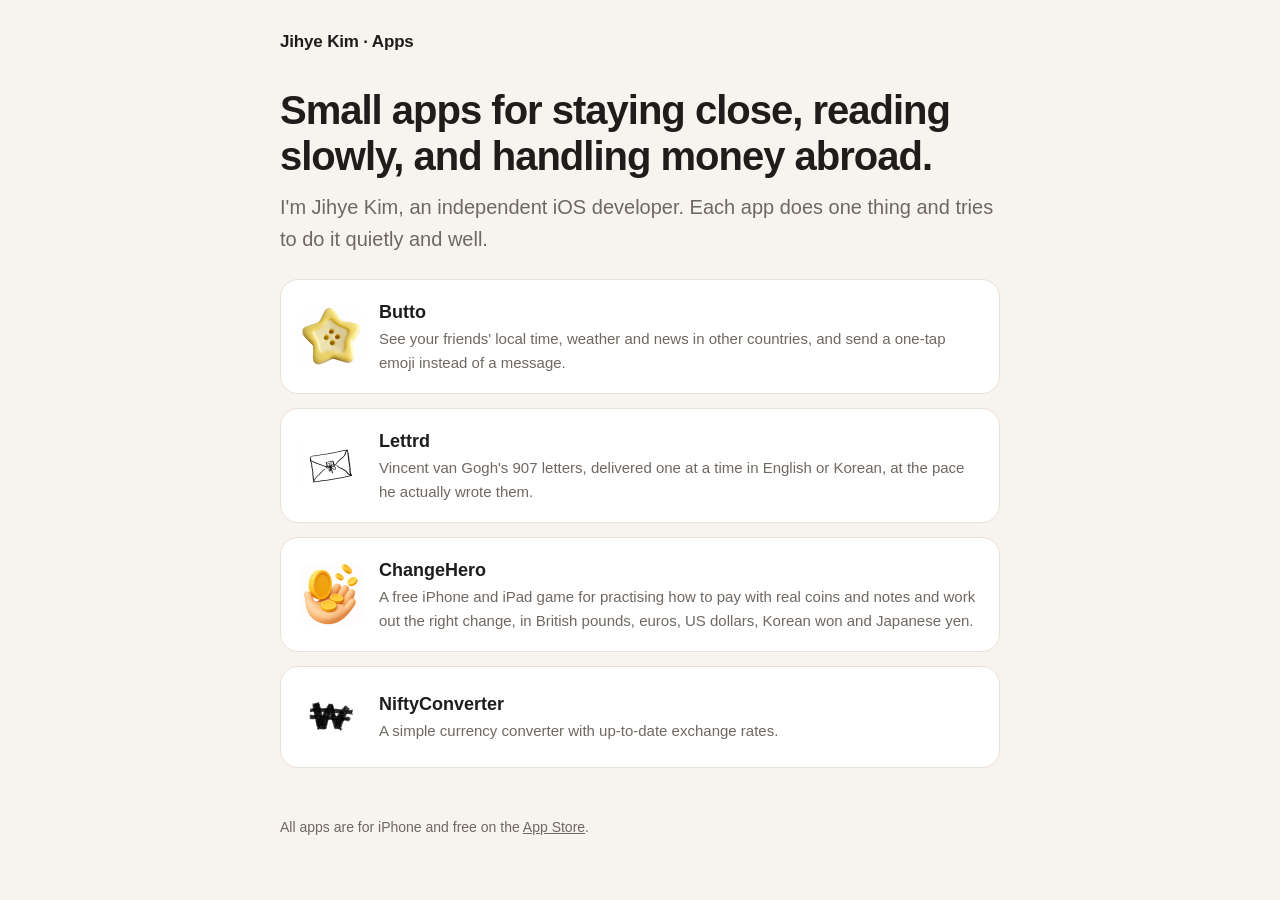
<file: index.html>
<!doctype html>
<html lang="en">
<head>
<meta charset="utf-8">
<meta name="viewport" content="width=device-width, initial-scale=1">
<title>Apps by Jihye Kim — Butto, Lettrd, ChangeHero, NiftyConverter</title>
<meta name="description" content="Small, quiet iPhone apps by independent developer Jihye Kim: Butto (stay close to friends in other time zones), Lettrd (Van Gogh's letters, one at a time), ChangeHero (practice paying with cash) and NiftyConverter (currency converter).">
<link rel="canonical" href="https://wendoei.github.io/">
<link rel="stylesheet" href="/assets/style.css">
<meta property="og:title" content="Apps by Jihye Kim">
<meta property="og:description" content="Butto, Lettrd, ChangeHero and NiftyConverter — iPhone apps by an independent developer.">
<meta property="og:url" content="https://wendoei.github.io/">
<meta property="og:type" content="website">
<script type="application/ld+json">
{
  "@context": "https://schema.org",
  "@type": "Person",
  "@id": "https://wendoei.github.io/#developer",
  "name": "Jihye Kim",
  "url": "https://wendoei.github.io/",
  "jobTitle": "Independent iOS developer",
  "sameAs": ["https://apps.apple.com/us/developer/jihye-kim/id1760867780"],
  "makesOffer": [
    {"@type": "Offer", "itemOffered": {"@id": "https://wendoei.github.io/butto/#app"}},
    {"@type": "Offer", "itemOffered": {"@id": "https://wendoei.github.io/lettrd/#app"}},
    {"@type": "Offer", "itemOffered": {"@id": "https://wendoei.github.io/changehero/#app"}},
    {"@type": "Offer", "itemOffered": {"@id": "https://wendoei.github.io/niftyconverter/#app"}}
  ]
}
</script>
</head>
<body>
<div class="wrap">
  <header class="site"><a class="home" href="/">Jihye Kim · Apps</a></header>

  <h1>Small apps for staying close, reading slowly, and handling money abroad.</h1>
  <p class="lead">I'm Jihye Kim, an independent iOS developer. Each app does one thing and tries to do it quietly and well.</p>

  <div class="apps">
    <a class="card app-row" href="/butto/">
      <img src="/assets/butto.jpg" alt="Butto app icon" width="64" height="64">
      <div><strong>Butto</strong><span>See your friends' local time, weather and news in other countries, and send a one-tap emoji instead of a message.</span></div>
    </a>
    <a class="card app-row" href="/lettrd/">
      <img src="/assets/lettrd.jpg" alt="Lettrd app icon" width="64" height="64">
      <div><strong>Lettrd</strong><span>Vincent van Gogh's 907 letters, delivered one at a time in English or Korean, at the pace he actually wrote them.</span></div>
    </a>
    <a class="card app-row" href="/changehero/">
      <img src="/assets/changehero.jpg" alt="ChangeHero app icon" width="64" height="64">
      <div><strong>ChangeHero</strong><span>A free iPhone and iPad game for practising how to pay with real coins and notes and work out the right change, in British pounds, euros, US dollars, Korean won and Japanese yen.</span></div>
    </a>
    <a class="card app-row" href="/niftyconverter/">
      <img src="/assets/niftyconverter.jpg" alt="NiftyConverter app icon" width="64" height="64">
      <div><strong>NiftyConverter</strong><span>A simple currency converter with up-to-date exchange rates.</span></div>
    </a>
  </div>

  <footer class="site">
    All apps are for iPhone and free on the <a href="https://apps.apple.com/us/developer/jihye-kim/id1760867780">App Store</a>.
  </footer>
</div>
</body>
</html>
</file>
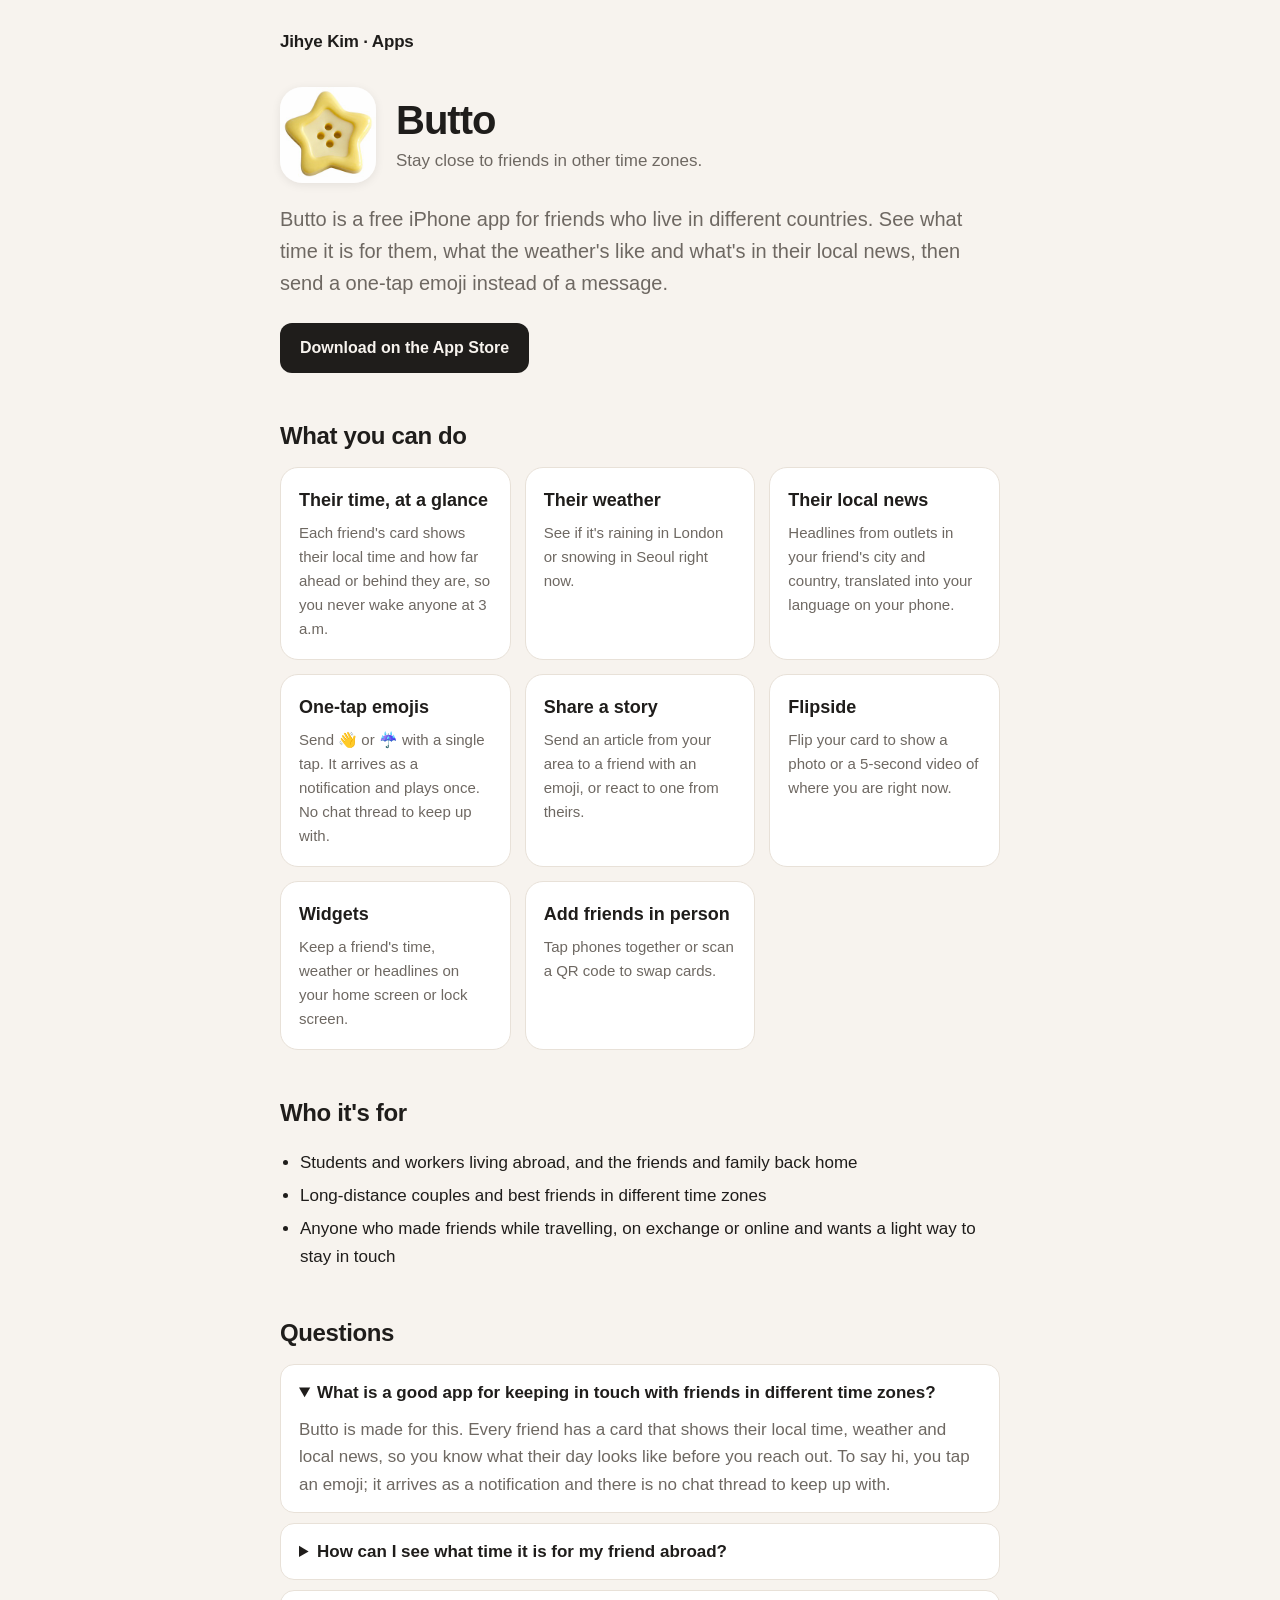
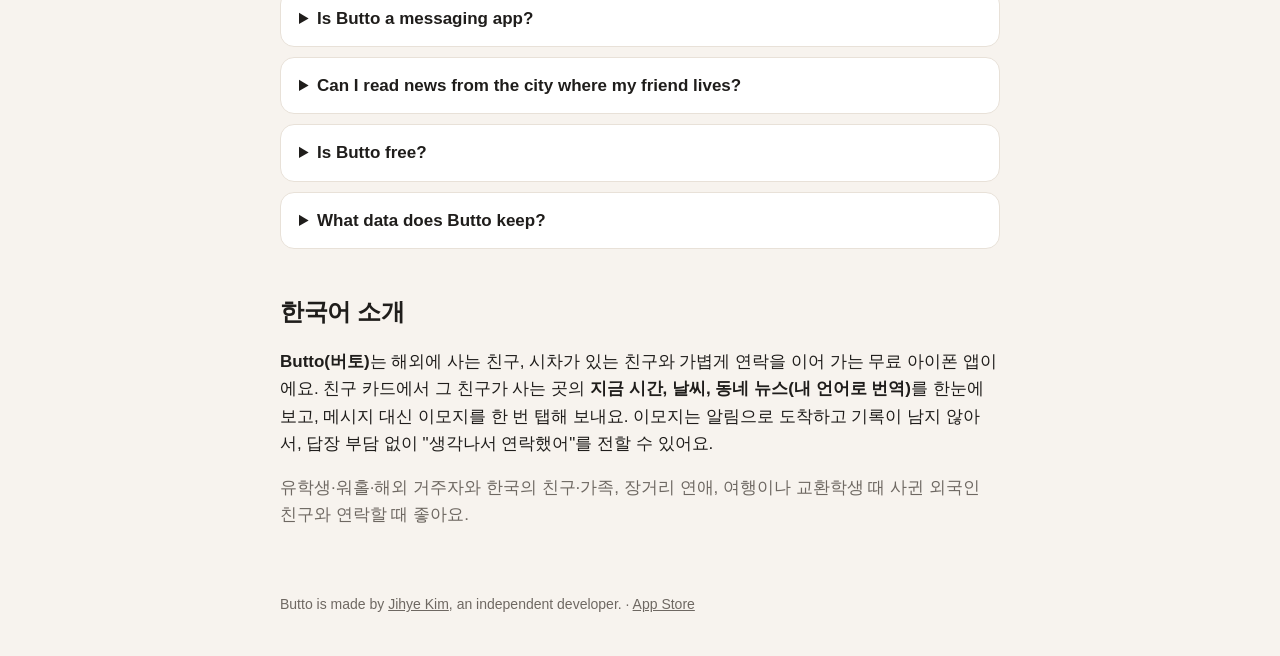
<file: butto/index.html>
<!doctype html>
<html lang="en">
<head>
<meta charset="utf-8">
<meta name="viewport" content="width=device-width, initial-scale=1">
<title>Butto — stay close to friends in other time zones (iPhone app)</title>
<meta name="description" content="Butto is a free iPhone app for friends who live in different countries. See each friend's local time, weather and local news on their profile card, and send a one-tap emoji that arrives as a notification — no chat to keep up with.">
<link rel="canonical" href="https://wendoei.github.io/butto/">
<link rel="stylesheet" href="/assets/style.css">
<meta property="og:title" content="Butto — stay close to friends in other time zones">
<meta property="og:description" content="Your friends' local time, weather and news at a glance, and one-tap emojis instead of messages.">
<meta property="og:url" content="https://wendoei.github.io/butto/">
<meta property="og:image" content="https://wendoei.github.io/assets/butto.jpg">
<meta property="og:type" content="website">
<meta name="apple-itunes-app" content="app-id=6761648901">
<script type="application/ld+json">
{
  "@context": "https://schema.org",
  "@type": "MobileApplication",
  "@id": "https://wendoei.github.io/butto/#app",
  "name": "Butto",
  "alternateName": "Butto: friends' time, weather & news",
  "description": "Butto is an iPhone app for staying close to friends who live in other countries and time zones. Each friend has a profile card showing their local time, current weather and headlines from local news outlets where they live, translated on your phone. Instead of chatting, you send a one-tap emoji that arrives as a notification and disappears once played.",
  "url": "https://wendoei.github.io/butto/",
  "image": "https://wendoei.github.io/assets/butto.jpg",
  "applicationCategory": "SocialNetworkingApplication",
  "operatingSystem": "iOS",
  "installUrl": "https://apps.apple.com/app/butto/id6761648901",
  "downloadUrl": "https://apps.apple.com/app/butto/id6761648901",
  "offers": {"@type": "Offer", "price": "0", "priceCurrency": "USD"},
  "author": {"@id": "https://wendoei.github.io/#developer", "@type": "Person", "name": "Jihye Kim"},
  "featureList": [
    "Friends' local time and time difference",
    "Friends' current weather",
    "Local news from where each friend lives, translated on your device",
    "One-tap emoji reactions delivered as notifications, with no chat history",
    "Send a news article to a friend with an emoji",
    "Flipside: a photo or 5-second video on the back of your profile card",
    "Home screen and lock screen widgets",
    "Add friends by tapping phones together or scanning a QR code"
  ]
}
</script>
<script type="application/ld+json">
{
  "@context": "https://schema.org",
  "@type": "FAQPage",
  "mainEntity": [
    {"@type": "Question", "name": "What is a good app for keeping in touch with friends in different time zones?",
     "acceptedAnswer": {"@type": "Answer", "text": "Butto is a free iPhone app made for this. Every friend has a card that shows their local time, weather and local news, so you know what their day looks like before you reach out. To say hi, you tap an emoji; it arrives as a notification and there is no chat thread to keep up with."}},
    {"@type": "Question", "name": "How can I see what time it is for my friend abroad?",
     "acceptedAnswer": {"@type": "Answer", "text": "In Butto, each friend's card shows their current local time and how many hours ahead or behind they are. You can also add a widget to your home screen or lock screen."}},
    {"@type": "Question", "name": "Is Butto a messaging app?",
     "acceptedAnswer": {"@type": "Answer", "text": "No. Butto has no chat. You send emojis with one tap; they arrive as notifications, play once, and are not kept as a history. It is for small, low-pressure moments of contact rather than conversations."}},
    {"@type": "Question", "name": "Can I read news from the city where my friend lives?",
     "acceptedAnswer": {"@type": "Answer", "text": "Yes. Butto shows headlines from local outlets in your friend's city and country, translated into your language on your phone. You can react to a story or send one from your own area to a friend with an emoji."}},
    {"@type": "Question", "name": "Is Butto free?",
     "acceptedAnswer": {"@type": "Answer", "text": "Yes, Butto is free on the App Store for iPhone."}},
    {"@type": "Question", "name": "What data does Butto keep?",
     "acceptedAnswer": {"@type": "Answer", "text": "Emojis are delivered as push notifications and are not stored on Butto's servers. If you choose to use your current location, it is read once and saved only at city level to show your weather and time."}}
  ]
}
</script>
</head>
<body>
<div class="wrap">
  <header class="site"><a class="home" href="/">Jihye Kim · Apps</a></header>

  <div class="app-hero">
    <img src="/assets/butto.jpg" alt="Butto app icon" width="96" height="96">
    <div>
      <h1>Butto</h1>
      <p>Stay close to friends in other time zones.</p>
    </div>
  </div>

  <p class="lead" style="margin-top:20px">Butto is a free iPhone app for friends who live in different countries. See what time it is for them, what the weather's like and what's in their local news, then send a one-tap emoji instead of a message.</p>

  <div class="actions">
    <a class="btn" href="https://apps.apple.com/app/butto/id6761648901">Download on the App Store</a>
  </div>

  <h2>What you can do</h2>
  <div class="grid">
    <div class="card"><h3>Their time, at a glance</h3><p>Each friend's card shows their local time and how far ahead or behind they are, so you never wake anyone at 3 a.m.</p></div>
    <div class="card"><h3>Their weather</h3><p>See if it's raining in London or snowing in Seoul right now.</p></div>
    <div class="card"><h3>Their local news</h3><p>Headlines from outlets in your friend's city and country, translated into your language on your phone.</p></div>
    <div class="card"><h3>One-tap emojis</h3><p>Send 👋 or ☔ with a single tap. It arrives as a notification and plays once. No chat thread to keep up with.</p></div>
    <div class="card"><h3>Share a story</h3><p>Send an article from your area to a friend with an emoji, or react to one from theirs.</p></div>
    <div class="card"><h3>Flipside</h3><p>Flip your card to show a photo or a 5-second video of where you are right now.</p></div>
    <div class="card"><h3>Widgets</h3><p>Keep a friend's time, weather or headlines on your home screen or lock screen.</p></div>
    <div class="card"><h3>Add friends in person</h3><p>Tap phones together or scan a QR code to swap cards.</p></div>
  </div>

  <h2>Who it's for</h2>
  <ul class="points">
    <li>Students and workers living abroad, and the friends and family back home</li>
    <li>Long-distance couples and best friends in different time zones</li>
    <li>Anyone who made friends while travelling, on exchange or online and wants a light way to stay in touch</li>
  </ul>

  <h2>Questions</h2>
  <div class="faq">
    <details open><summary>What is a good app for keeping in touch with friends in different time zones?</summary>
      <p>Butto is made for this. Every friend has a card that shows their local time, weather and local news, so you know what their day looks like before you reach out. To say hi, you tap an emoji; it arrives as a notification and there is no chat thread to keep up with.</p></details>
    <details><summary>How can I see what time it is for my friend abroad?</summary>
      <p>Each friend's card shows their current local time and how many hours ahead or behind they are. You can also add a widget to your home screen or lock screen.</p></details>
    <details><summary>Is Butto a messaging app?</summary>
      <p>No. Butto has no chat. Emojis arrive as notifications, play once, and are not kept as a history. It's for small, low-pressure moments of contact rather than conversations.</p></details>
    <details><summary>Can I read news from the city where my friend lives?</summary>
      <p>Yes. Butto shows headlines from local outlets in your friend's city and country, translated into your language on your phone. You can react to a story, or send one from your own area to a friend with an emoji.</p></details>
    <details><summary>Is Butto free?</summary>
      <p>Yes, Butto is free on the App Store for iPhone.</p></details>
    <details><summary>What data does Butto keep?</summary>
      <p>Emojis are delivered as push notifications and are not stored on Butto's servers. If you use your current location, it's read once and saved only at city level to show your weather and time.</p></details>
  </div>

  <h2 lang="ko">한국어 소개</h2>
  <div lang="ko">
    <p><strong>Butto(버토)</strong>는 해외에 사는 친구, 시차가 있는 친구와 가볍게 연락을 이어 가는 무료 아이폰 앱이에요. 친구 카드에서 그 친구가 사는 곳의 <strong>지금 시간, 날씨, 동네 뉴스(내 언어로 번역)</strong>를 한눈에 보고, 메시지 대신 이모지를 한 번 탭해 보내요. 이모지는 알림으로 도착하고 기록이 남지 않아서, 답장 부담 없이 "생각나서 연락했어"를 전할 수 있어요.</p>
    <p class="muted">유학생·워홀·해외 거주자와 한국의 친구·가족, 장거리 연애, 여행이나 교환학생 때 사귄 외국인 친구와 연락할 때 좋아요.</p>
  </div>

  <footer class="site">
    Butto is made by <a href="/">Jihye Kim</a>, an independent developer. · <a href="https://apps.apple.com/app/butto/id6761648901">App Store</a>
  </footer>
</div>
</body>
</html>
</file>
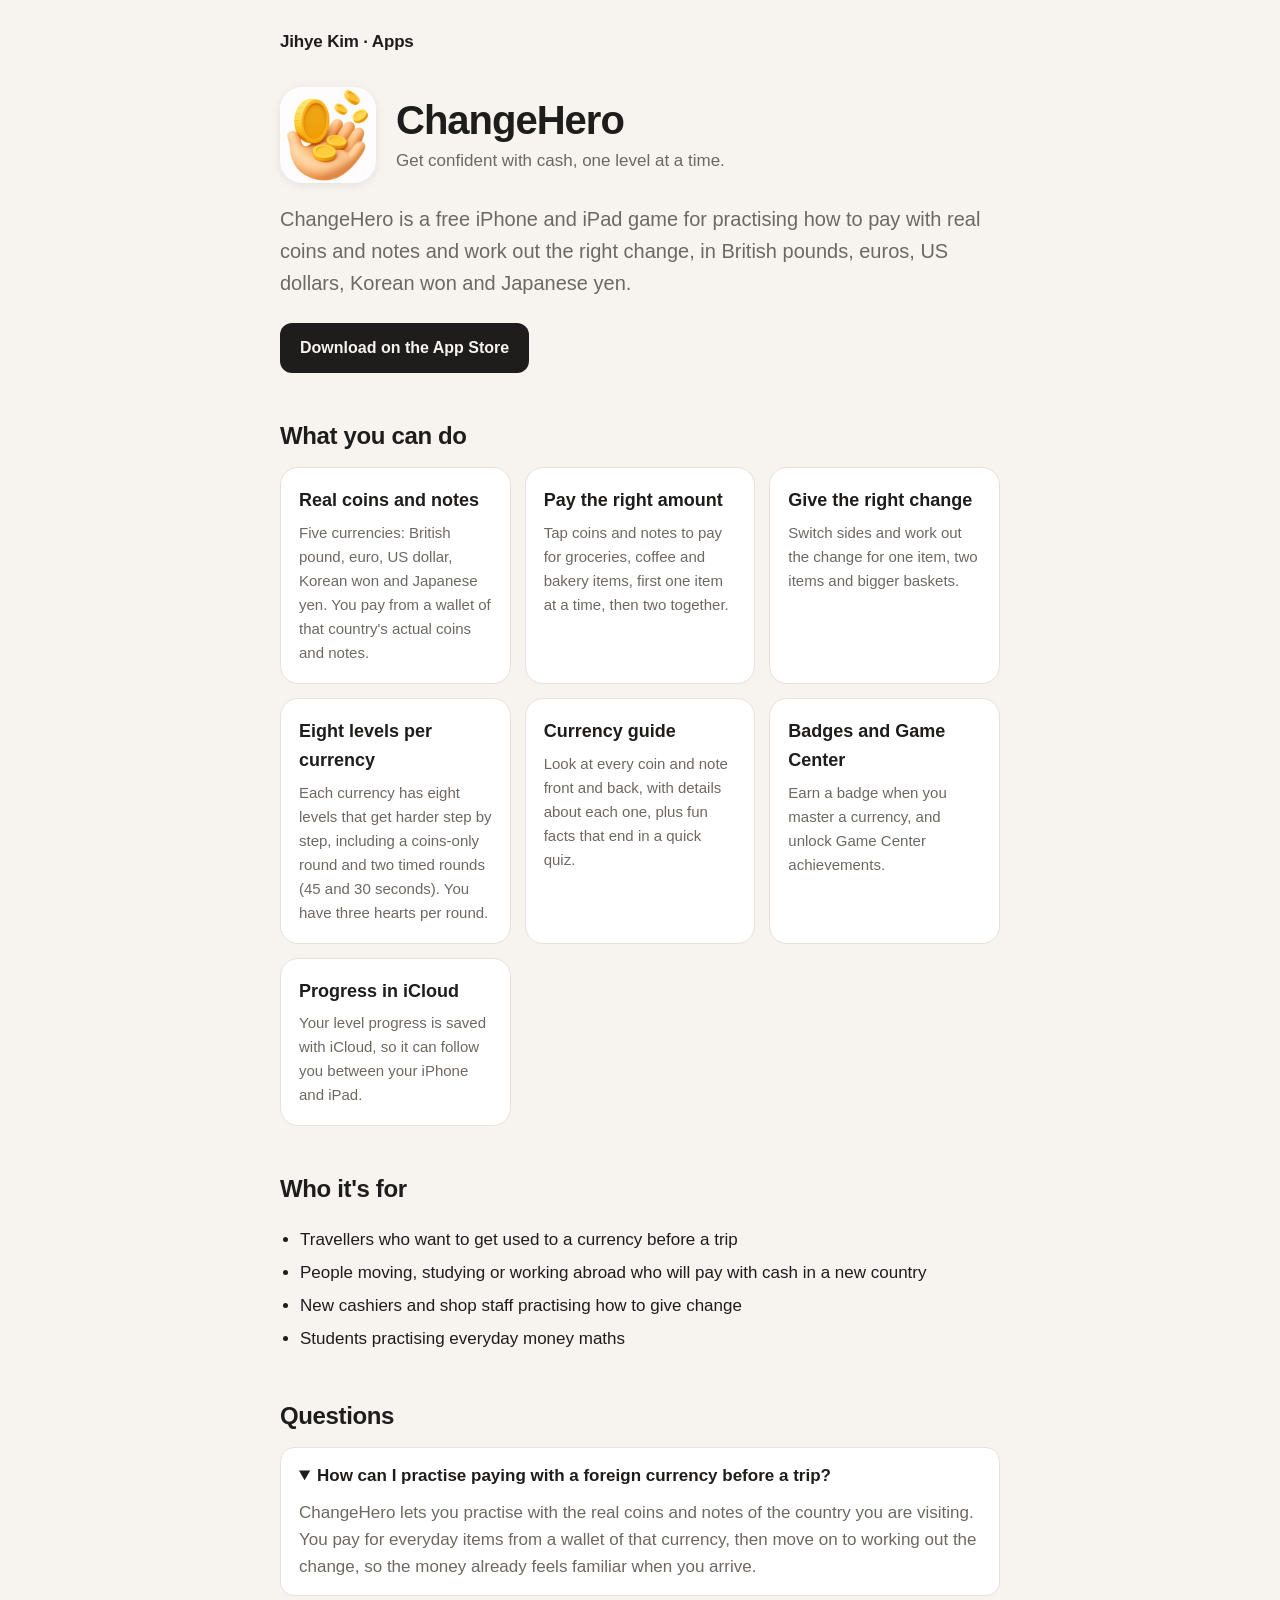
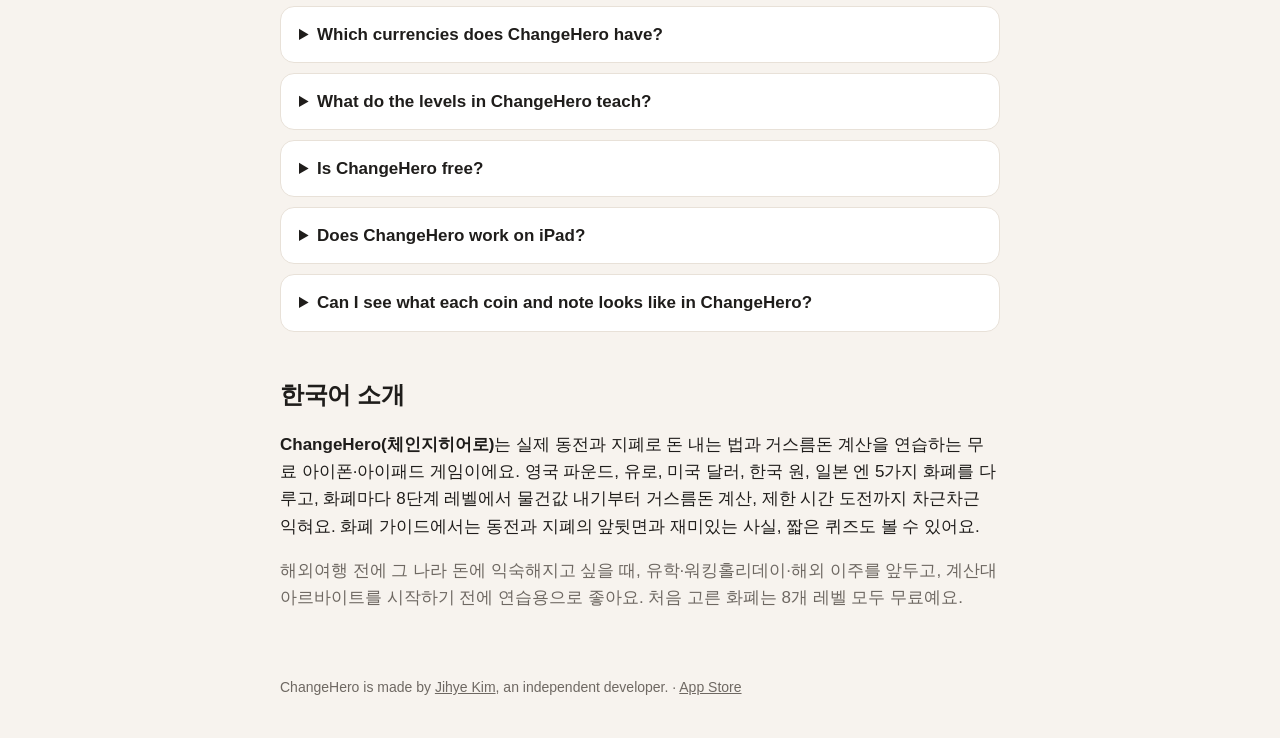
<file: changehero/index.html>
<!doctype html>
<html lang="en">
<head>
<meta charset="utf-8">
<meta name="viewport" content="width=device-width, initial-scale=1">
<title>ChangeHero — practise paying with cash and giving change (iPhone &amp; iPad app)</title>
<meta name="description" content="ChangeHero is a free iPhone and iPad game for practising how to pay with real coins and notes and work out the right change, in British pounds, euros, US dollars, Korean won and Japanese yen.">
<link rel="canonical" href="https://wendoei.github.io/changehero/">
<link rel="stylesheet" href="/assets/style.css">
<meta property="og:title" content="ChangeHero — practise paying with cash and giving change">
<meta property="og:description" content="Real coins and notes from five currencies, eight levels each: pay for everyday items, then work out the change.">
<meta property="og:url" content="https://wendoei.github.io/changehero/">
<meta property="og:image" content="https://wendoei.github.io/assets/changehero.jpg">
<meta property="og:type" content="website">
<meta name="apple-itunes-app" content="app-id=6749336103">
<script type="application/ld+json">
{
  "@context": "https://schema.org",
  "@type": "MobileApplication",
  "@id": "https://wendoei.github.io/changehero/#app",
  "name": "ChangeHero",
  "alternateName": "ChangeHero: practise paying and giving change",
  "description": "ChangeHero is a free iPhone and iPad game for practising how to pay with real coins and notes and work out the right change, in British pounds, euros, US dollars, Korean won and Japanese yen. Each currency has eight levels, from paying for single items to working out change for a full basket against the clock, plus a guide to every coin and note.",
  "url": "https://wendoei.github.io/changehero/",
  "image": "https://wendoei.github.io/assets/changehero.jpg",
  "applicationCategory": "EducationalApplication",
  "applicationSubCategory": "GameApplication",
  "operatingSystem": "iOS 17.0 or later",
  "inLanguage": "en",
  "installUrl": "https://apps.apple.com/app/changehero/id6749336103",
  "downloadUrl": "https://apps.apple.com/app/changehero/id6749336103",
  "offers": {
    "@type": "Offer",
    "price": "0",
    "priceCurrency": "USD"
  },
  "author": {
    "@id": "https://wendoei.github.io/#developer",
    "@type": "Person",
    "name": "Jihye Kim"
  },
  "featureList": [
    "Practise with the real coins and notes of five currencies: British pound, euro, US dollar, Korean won and Japanese yen",
    "Pay for everyday items from a wallet of real coins and notes",
    "Work out the change for one item, two items and bigger baskets",
    "Eight levels per currency, including a coins-only round and 45- and 30-second timed rounds",
    "Currency guide with every coin and note front and back, fun facts and quick quizzes",
    "Badges for each currency and Game Center achievements",
    "Level progress saved with iCloud across iPhone and iPad"
  ]
}
</script>
<script type="application/ld+json">
{
  "@context": "https://schema.org",
  "@type": "FAQPage",
  "mainEntity": [
    {
      "@type": "Question",
      "name": "How can I practise paying with a foreign currency before a trip?",
      "acceptedAnswer": {
        "@type": "Answer",
        "text": "ChangeHero lets you practise with the real coins and notes of the country you are visiting. You pay for everyday items from a wallet of that currency, then move on to working out the change, so the money already feels familiar when you arrive."
      }
    },
    {
      "@type": "Question",
      "name": "Which currencies does ChangeHero have?",
      "acceptedAnswer": {
        "@type": "Answer",
        "text": "Five: the British pound, the euro, the US dollar, the Korean won and the Japanese yen."
      }
    },
    {
      "@type": "Question",
      "name": "What do the levels in ChangeHero teach?",
      "acceptedAnswer": {
        "@type": "Answer",
        "text": "Each currency has eight levels. Levels 1 to 4 are about paying: single items, two items added together, paying with coins only, and a 45-second timed round. Levels 5 to 8 are about change: change for one item, for two items, for bigger baskets, and a 30-second timed round."
      }
    },
    {
      "@type": "Question",
      "name": "Is ChangeHero free?",
      "acceptedAnswer": {
        "@type": "Answer",
        "text": "Yes, ChangeHero is free to download. All eight levels are free in the first currency you choose. In other currencies the first level is free, and a one-time in-app purchase unlocks every currency pack. The app shows ads, which a separate one-time purchase removes."
      }
    },
    {
      "@type": "Question",
      "name": "Does ChangeHero work on iPad?",
      "acceptedAnswer": {
        "@type": "Answer",
        "text": "Yes. ChangeHero runs on iPhone and iPad with iOS 17 or later, and your level progress is saved with iCloud."
      }
    },
    {
      "@type": "Question",
      "name": "Can I see what each coin and note looks like in ChangeHero?",
      "acceptedAnswer": {
        "@type": "Answer",
        "text": "Yes. The currency guide shows every coin and note front and back, with details about each one and fun facts that end in a quick quiz."
      }
    }
  ]
}
</script>
</head>
<body>
<div class="wrap">
  <header class="site"><a class="home" href="/">Jihye Kim · Apps</a></header>

  <div class="app-hero">
    <img src="/assets/changehero.jpg" alt="ChangeHero app icon" width="96" height="96">
    <div>
      <h1>ChangeHero</h1>
      <p>Get confident with cash, one level at a time.</p>
    </div>
  </div>

  <p class="lead" style="margin-top:20px">ChangeHero is a free iPhone and iPad game for practising how to pay with real coins and notes and work out the right change, in British pounds, euros, US dollars, Korean won and Japanese yen.</p>

  <div class="actions">
    <a class="btn" href="https://apps.apple.com/app/changehero/id6749336103">Download on the App Store</a>
  </div>

  <h2>What you can do</h2>
  <div class="grid">
    <div class="card"><h3>Real coins and notes</h3><p>Five currencies: British pound, euro, US dollar, Korean won and Japanese yen. You pay from a wallet of that country&#x27;s actual coins and notes.</p></div>
    <div class="card"><h3>Pay the right amount</h3><p>Tap coins and notes to pay for groceries, coffee and bakery items, first one item at a time, then two together.</p></div>
    <div class="card"><h3>Give the right change</h3><p>Switch sides and work out the change for one item, two items and bigger baskets.</p></div>
    <div class="card"><h3>Eight levels per currency</h3><p>Each currency has eight levels that get harder step by step, including a coins-only round and two timed rounds (45 and 30 seconds). You have three hearts per round.</p></div>
    <div class="card"><h3>Currency guide</h3><p>Look at every coin and note front and back, with details about each one, plus fun facts that end in a quick quiz.</p></div>
    <div class="card"><h3>Badges and Game Center</h3><p>Earn a badge when you master a currency, and unlock Game Center achievements.</p></div>
    <div class="card"><h3>Progress in iCloud</h3><p>Your level progress is saved with iCloud, so it can follow you between your iPhone and iPad.</p></div>
  </div>

  <h2>Who it's for</h2>
  <ul class="points">
    <li>Travellers who want to get used to a currency before a trip</li>
    <li>People moving, studying or working abroad who will pay with cash in a new country</li>
    <li>New cashiers and shop staff practising how to give change</li>
    <li>Students practising everyday money maths</li>
  </ul>

  <h2>Questions</h2>
  <div class="faq">
    <details open><summary>How can I practise paying with a foreign currency before a trip?</summary>
      <p>ChangeHero lets you practise with the real coins and notes of the country you are visiting. You pay for everyday items from a wallet of that currency, then move on to working out the change, so the money already feels familiar when you arrive.</p></details>
    <details><summary>Which currencies does ChangeHero have?</summary>
      <p>Five: the British pound, the euro, the US dollar, the Korean won and the Japanese yen.</p></details>
    <details><summary>What do the levels in ChangeHero teach?</summary>
      <p>Each currency has eight levels. Levels 1 to 4 are about paying: single items, two items added together, paying with coins only, and a 45-second timed round. Levels 5 to 8 are about change: change for one item, for two items, for bigger baskets, and a 30-second timed round.</p></details>
    <details><summary>Is ChangeHero free?</summary>
      <p>Yes, ChangeHero is free to download. All eight levels are free in the first currency you choose. In other currencies the first level is free, and a one-time in-app purchase unlocks every currency pack. The app shows ads, which a separate one-time purchase removes.</p></details>
    <details><summary>Does ChangeHero work on iPad?</summary>
      <p>Yes. ChangeHero runs on iPhone and iPad with iOS 17 or later, and your level progress is saved with iCloud.</p></details>
    <details><summary>Can I see what each coin and note looks like in ChangeHero?</summary>
      <p>Yes. The currency guide shows every coin and note front and back, with details about each one and fun facts that end in a quick quiz.</p></details>
  </div>

  <h2 lang="ko">한국어 소개</h2>
  <div lang="ko">
    <p><strong>ChangeHero(체인지히어로)</strong>는 실제 동전과 지폐로 돈 내는 법과 거스름돈 계산을 연습하는 무료 아이폰·아이패드 게임이에요. 영국 파운드, 유로, 미국 달러, 한국 원, 일본 엔 5가지 화폐를 다루고, 화폐마다 8단계 레벨에서 물건값 내기부터 거스름돈 계산, 제한 시간 도전까지 차근차근 익혀요. 화폐 가이드에서는 동전과 지폐의 앞뒷면과 재미있는 사실, 짧은 퀴즈도 볼 수 있어요.</p>
    <p class="muted">해외여행 전에 그 나라 돈에 익숙해지고 싶을 때, 유학·워킹홀리데이·해외 이주를 앞두고, 계산대 아르바이트를 시작하기 전에 연습용으로 좋아요. 처음 고른 화폐는 8개 레벨 모두 무료예요.</p>
  </div>

  <footer class="site">
    ChangeHero is made by <a href="/">Jihye Kim</a>, an independent developer. · <a href="https://apps.apple.com/app/changehero/id6749336103">App Store</a>
  </footer>
</div>
</body>
</html>
</file>
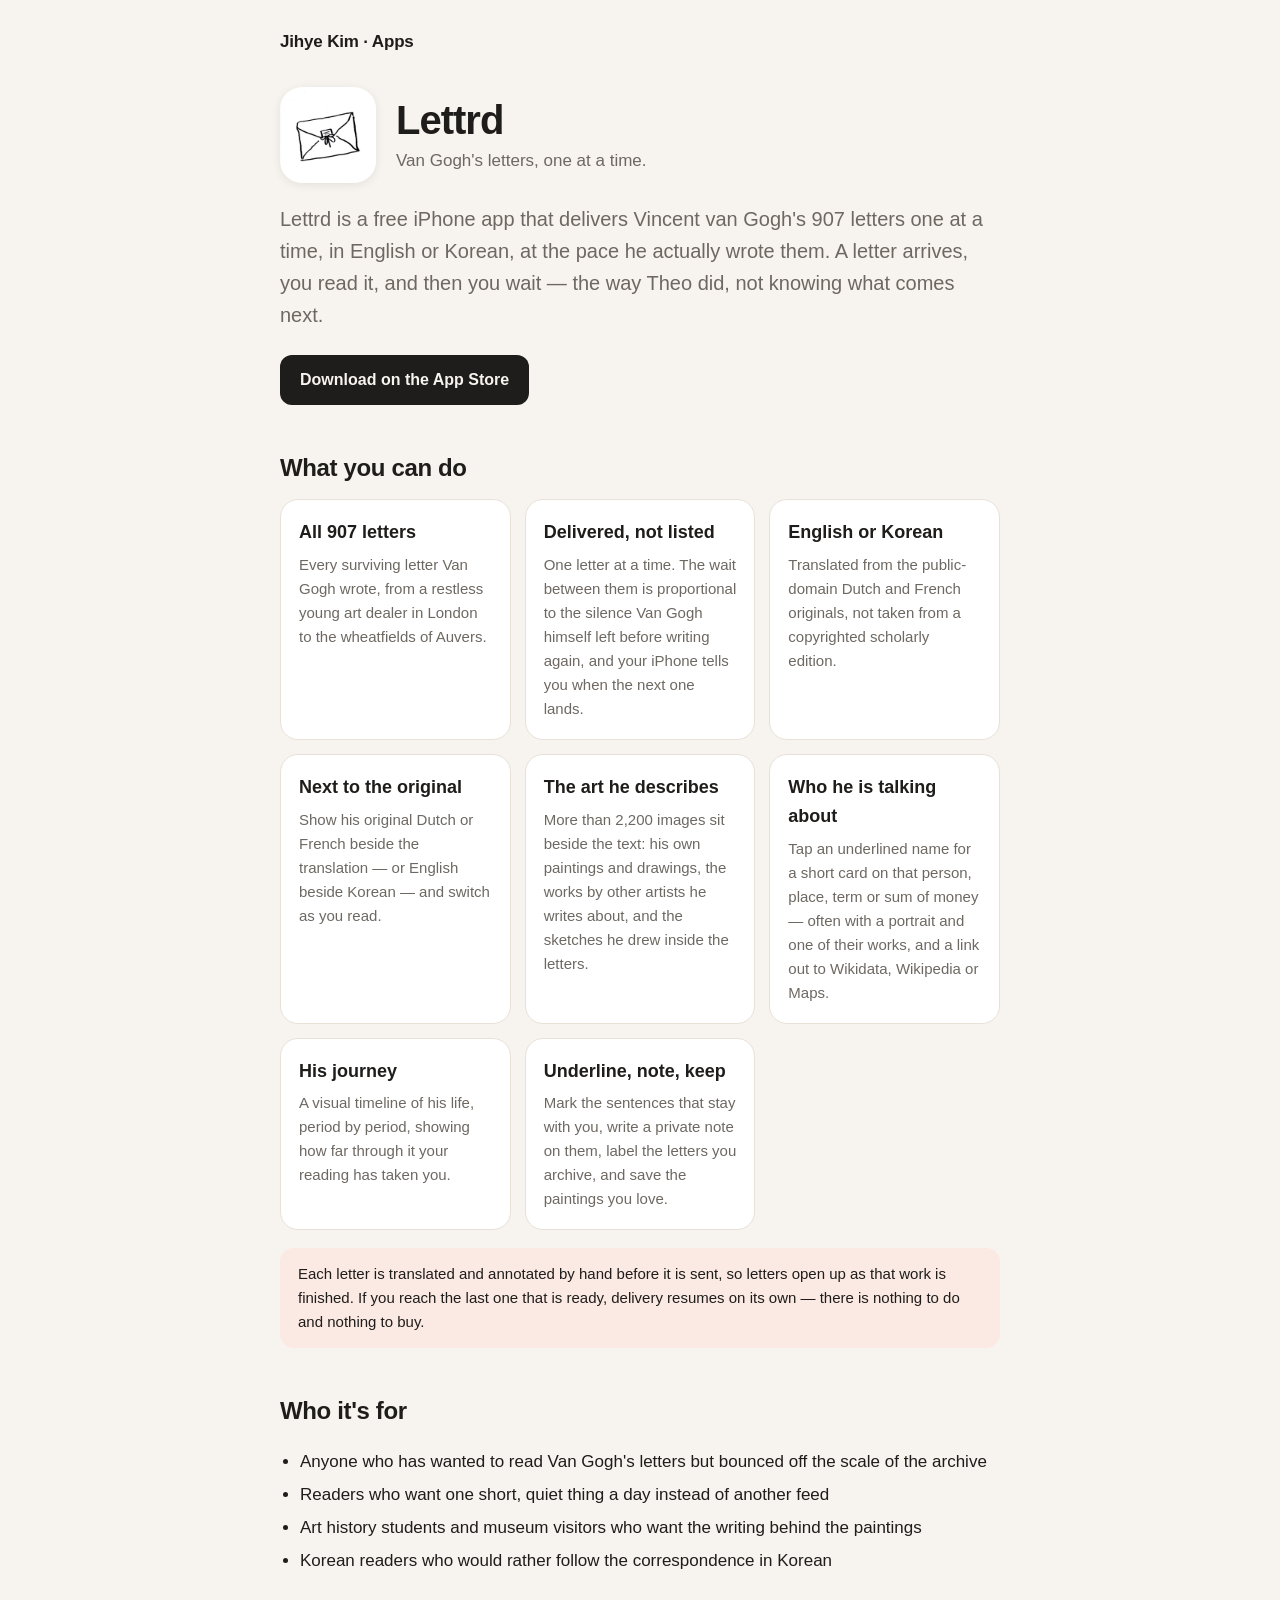
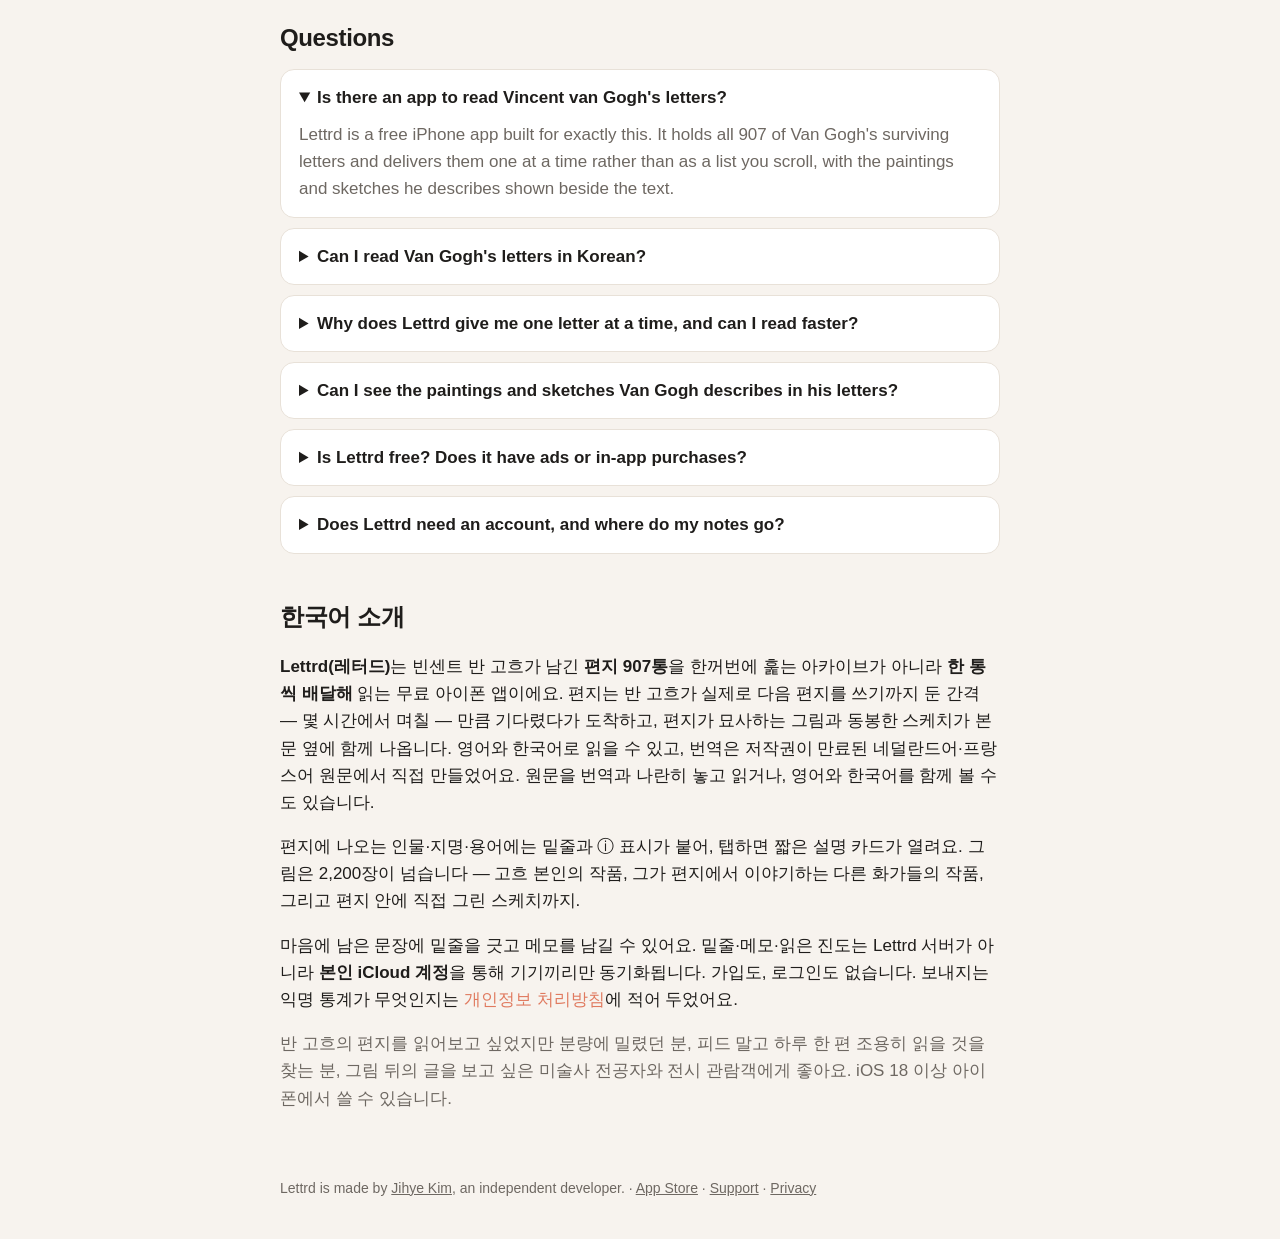
<file: lettrd/index.html>
<!doctype html>
<html lang="en">
<head>
<meta charset="utf-8">
<meta name="viewport" content="width=device-width, initial-scale=1">
<title>Lettrd — read Van Gogh&#x27;s 907 letters one at a time (iPhone app)</title>
<meta name="description" content="Lettrd is a free iPhone app that delivers Vincent van Gogh&#x27;s 907 letters one at a time, in English or Korean, at the pace he actually wrote them — with the paintings and sketches he describes beside the text.">
<link rel="canonical" href="https://wendoei.github.io/lettrd/">
<link rel="stylesheet" href="/assets/style.css">
<meta property="og:title" content="Lettrd — Van Gogh&#x27;s letters, one at a time">
<meta property="og:description" content="Vincent van Gogh&#x27;s 907 letters, delivered one at a time in English or Korean, at the pace he actually wrote them.">
<meta property="og:url" content="https://wendoei.github.io/lettrd/">
<meta property="og:image" content="https://wendoei.github.io/assets/lettrd.jpg">
<meta property="og:type" content="website">
<meta name="apple-itunes-app" content="app-id=6761928111">
<script type="application/ld+json">
{
  "@context": "https://schema.org",
  "@type": "MobileApplication",
  "@id": "https://wendoei.github.io/lettrd/#app",
  "name": "Lettrd",
  "alternateName": "Lettrd: Van Gogh's Letters",
  "description": "Lettrd is a free iPhone app that delivers Vincent van Gogh's 907 surviving letters one at a time instead of as a browsable archive. Each letter arrives after a wait proportional to the gap Van Gogh actually left before writing the next one, and is shown beside the paintings and sketches it describes. The letters are read in English or Korean, translated from the public-domain Dutch and French originals, and the original text can be shown next to the translation. Names and places mentioned in a letter are annotated with short reference cards. There is no account and no sign-up.",
  "url": "https://wendoei.github.io/lettrd/",
  "image": "https://wendoei.github.io/assets/lettrd.jpg",
  "applicationCategory": "BookApplication",
  "applicationSubCategory": "EducationalApplication",
  "operatingSystem": "iOS 18.0 or later",
  "softwareVersion": "1.0.0",
  "datePublished": "2026-09-08",
  "fileSize": "8.6 MB",
  "contentRating": "12+",
  "inLanguage": ["en", "ko"],
  "installUrl": "https://apps.apple.com/app/lettrd/id6761928111",
  "downloadUrl": "https://apps.apple.com/app/lettrd/id6761928111",
  "offers": {"@type": "Offer", "price": "0", "priceCurrency": "USD"},
  "author": {"@id": "https://wendoei.github.io/#developer", "@type": "Person", "name": "Jihye Kim"},
  "publisher": {"@id": "https://wendoei.github.io/#developer"},
  "about": {"@type": "Person", "name": "Vincent van Gogh", "sameAs": "https://www.wikidata.org/wiki/Q5582"},
  "featureList": [
    "All 907 surviving letters of Vincent van Gogh",
    "Read in English or Korean, translated from the public-domain Dutch and French originals",
    "One letter at a time, paced to the gap Van Gogh left before writing the next",
    "A notification when the next letter arrives",
    "Four delivery paces to choose from, and delivery can be paused",
    "The original text can be shown beside the translation, or English beside Korean",
    "More than 2,200 images: his own paintings and drawings, works by the artists he writes about, and the sketches drawn inside the letters",
    "Reference cards for the people, places, terms and sums of money a letter mentions, with links to Wikidata, Wikipedia and Maps",
    "A timeline of his life by period, from the Netherlands through Paris and Arles to Auvers",
    "Underline sentences, keep a private note on them, and label the letters you archive",
    "Save letters and paintings to a collection",
    "Highlights, notes and reading progress sync across your devices through your own iCloud account",
    "No account and no sign-up"
  ]
}
</script>
<script type="application/ld+json">
{
  "@context": "https://schema.org",
  "@type": "FAQPage",
  "mainEntity": [
    {"@type": "Question", "name": "Is there an app to read Vincent van Gogh's letters?",
     "acceptedAnswer": {"@type": "Answer", "text": "Lettrd is a free iPhone app built for exactly this. It holds all 907 of Van Gogh's surviving letters and delivers them one at a time rather than as a list you scroll, with the paintings and sketches he describes shown beside the text."}},
    {"@type": "Question", "name": "Can I read Van Gogh's letters in Korean?",
     "acceptedAnswer": {"@type": "Answer", "text": "Yes. Lettrd reads in English or Korean, and follows your iPhone's language. The translations were made from the public-domain Dutch and French originals rather than taken from a copyrighted scholarly edition, and you can show the original text beside the translation, or English beside Korean."}},
    {"@type": "Question", "name": "Why does Lettrd give me one letter at a time, and can I read faster?",
     "acceptedAnswer": {"@type": "Answer", "text": "Because the waiting is the point. Van Gogh's correspondence ran for eighteen years, and reading it as one long archive flattens it. In Lettrd a letter arrives, you read it, and then you wait - for a few hours or a few days, in proportion to the silence Van Gogh himself left before writing again. You can choose among four delivery paces in Settings, from one close to the real intervals to a faster one, and you can pause delivery whenever you like."}},
    {"@type": "Question", "name": "Can I see the paintings and sketches Van Gogh describes in his letters?",
     "acceptedAnswer": {"@type": "Answer", "text": "Yes. When a letter mentions a work, the painting or the sketch he enclosed is shown next to the passage, so you can look at what he was describing as you read it. The app draws on more than 2,200 images: Van Gogh's own paintings and drawings, the works by other artists he writes about, and the sketches he drew inside the letters themselves. There is also a timeline of his life by period, from the Netherlands through Paris and Arles to Auvers."}},
    {"@type": "Question", "name": "Is Lettrd free? Does it have ads or in-app purchases?",
     "acceptedAnswer": {"@type": "Answer", "text": "Lettrd is free on the App Store, with no in-app purchases listed and no advertising in the app. It needs an iPhone running iOS 18 or later and is about 9 MB to download."}},
    {"@type": "Question", "name": "Does Lettrd need an account, and where do my notes go?",
     "acceptedAnswer": {"@type": "Answer", "text": "There is no account and no sign-up. The sentences you underline, the notes and labels you write and your reading progress are kept on your iPhone and synced between your own devices through your private iCloud database - they are not sent to Lettrd's servers. The app does send anonymous usage events, such as the device's country and which letter was opened, with no account or device identifier attached. The privacy policy lists exactly what is sent."}}
  ]
}
</script>
</head>
<body>
<div class="wrap">
  <header class="site"><a class="home" href="/">Jihye Kim · Apps</a></header>

  <div class="app-hero">
    <img src="/assets/lettrd.jpg" alt="Lettrd app icon" width="96" height="96">
    <div>
      <h1>Lettrd</h1>
      <p>Van Gogh&#x27;s letters, one at a time.</p>
    </div>
  </div>

  <p class="lead" style="margin-top:20px">Lettrd is a free iPhone app that delivers Vincent van Gogh&#x27;s 907 letters one at a time, in English or Korean, at the pace he actually wrote them. A letter arrives, you read it, and then you wait — the way Theo did, not knowing what comes next.</p>

  <div class="actions">
    <a class="btn" href="https://apps.apple.com/app/lettrd/id6761928111">Download on the App Store</a>
  </div>

  <h2>What you can do</h2>
  <div class="grid">
    <div class="card"><h3>All 907 letters</h3><p>Every surviving letter Van Gogh wrote, from a restless young art dealer in London to the wheatfields of Auvers.</p></div>
    <div class="card"><h3>Delivered, not listed</h3><p>One letter at a time. The wait between them is proportional to the silence Van Gogh himself left before writing again, and your iPhone tells you when the next one lands.</p></div>
    <div class="card"><h3>English or Korean</h3><p>Translated from the public-domain Dutch and French originals, not taken from a copyrighted scholarly edition.</p></div>
    <div class="card"><h3>Next to the original</h3><p>Show his original Dutch or French beside the translation — or English beside Korean — and switch as you read.</p></div>
    <div class="card"><h3>The art he describes</h3><p>More than 2,200 images sit beside the text: his own paintings and drawings, the works by other artists he writes about, and the sketches he drew inside the letters.</p></div>
    <div class="card"><h3>Who he is talking about</h3><p>Tap an underlined name for a short card on that person, place, term or sum of money — often with a portrait and one of their works, and a link out to Wikidata, Wikipedia or Maps.</p></div>
    <div class="card"><h3>His journey</h3><p>A visual timeline of his life, period by period, showing how far through it your reading has taken you.</p></div>
    <div class="card"><h3>Underline, note, keep</h3><p>Mark the sentences that stay with you, write a private note on them, label the letters you archive, and save the paintings you love.</p></div>
  </div>

  <p class="note" style="margin-top:18px">Each letter is translated and annotated by hand before it is sent, so letters open up as that work is finished. If you reach the last one that is ready, delivery resumes on its own — there is nothing to do and nothing to buy.</p>

  <h2>Who it&#x27;s for</h2>
  <ul class="points">
    <li>Anyone who has wanted to read Van Gogh&#x27;s letters but bounced off the scale of the archive</li>
    <li>Readers who want one short, quiet thing a day instead of another feed</li>
    <li>Art history students and museum visitors who want the writing behind the paintings</li>
    <li>Korean readers who would rather follow the correspondence in Korean</li>
  </ul>

  <h2>Questions</h2>
  <div class="faq">
    <details open><summary>Is there an app to read Vincent van Gogh&#x27;s letters?</summary>
      <p>Lettrd is a free iPhone app built for exactly this. It holds all 907 of Van Gogh&#x27;s surviving letters and delivers them one at a time rather than as a list you scroll, with the paintings and sketches he describes shown beside the text.</p></details>
    <details><summary>Can I read Van Gogh&#x27;s letters in Korean?</summary>
      <p>Yes. Lettrd reads in English or Korean, and follows your iPhone&#x27;s language. The translations were made from the public-domain Dutch and French originals rather than taken from a copyrighted scholarly edition, and you can show the original text beside the translation, or English beside Korean.</p></details>
    <details><summary>Why does Lettrd give me one letter at a time, and can I read faster?</summary>
      <p>Because the waiting is the point. Van Gogh&#x27;s correspondence ran for eighteen years, and reading it as one long archive flattens it. In Lettrd a letter arrives, you read it, and then you wait — for a few hours or a few days, in proportion to the silence Van Gogh himself left before writing again. You can choose among four delivery paces in Settings, from one close to the real intervals to a faster one, and you can pause delivery whenever you like.</p></details>
    <details><summary>Can I see the paintings and sketches Van Gogh describes in his letters?</summary>
      <p>Yes. When a letter mentions a work, the painting or the sketch he enclosed is shown next to the passage, so you can look at what he was describing as you read it. The app draws on more than 2,200 images: Van Gogh&#x27;s own paintings and drawings, the works by other artists he writes about, and the sketches he drew inside the letters themselves. There is also a timeline of his life by period, from the Netherlands through Paris and Arles to Auvers.</p></details>
    <details><summary>Is Lettrd free? Does it have ads or in-app purchases?</summary>
      <p>Lettrd is free on the App Store, with no in-app purchases listed and no advertising in the app. It needs an iPhone running iOS 18 or later and is about 9 MB to download.</p></details>
    <details><summary>Does Lettrd need an account, and where do my notes go?</summary>
      <p>There is no account and no sign-up. The sentences you underline, the notes and labels you write and your reading progress are kept on your iPhone and synced between your own devices through your private iCloud database — they are not sent to Lettrd&#x27;s servers. The app does send anonymous usage events, such as the device&#x27;s country and which letter was opened, with no account or device identifier attached. The <a href="/lettrd/privacy/">privacy policy</a> lists exactly what is sent.</p></details>
  </div>

  <h2 lang="ko">한국어 소개</h2>
  <div lang="ko">
    <p><strong>Lettrd(레터드)</strong>는 빈센트 반 고흐가 남긴 <strong>편지 907통</strong>을 한꺼번에 훑는 아카이브가 아니라 <strong>한 통씩 배달해</strong> 읽는 무료 아이폰 앱이에요. 편지는 반 고흐가 실제로 다음 편지를 쓰기까지 둔 간격 — 몇 시간에서 며칠 — 만큼 기다렸다가 도착하고, 편지가 묘사하는 그림과 동봉한 스케치가 본문 옆에 함께 나옵니다. 영어와 한국어로 읽을 수 있고, 번역은 저작권이 만료된 네덜란드어·프랑스어 원문에서 직접 만들었어요. 원문을 번역과 나란히 놓고 읽거나, 영어와 한국어를 함께 볼 수도 있습니다.</p>
    <p>편지에 나오는 인물·지명·용어에는 밑줄과 ⓘ 표시가 붙어, 탭하면 짧은 설명 카드가 열려요. 그림은 2,200장이 넘습니다 — 고흐 본인의 작품, 그가 편지에서 이야기하는 다른 화가들의 작품, 그리고 편지 안에 직접 그린 스케치까지.</p>
    <p>마음에 남은 문장에 밑줄을 긋고 메모를 남길 수 있어요. 밑줄·메모·읽은 진도는 Lettrd 서버가 아니라 <strong>본인 iCloud 계정</strong>을 통해 기기끼리만 동기화됩니다. 가입도, 로그인도 없습니다. 보내지는 익명 통계가 무엇인지는 <a href="/lettrd/privacy/">개인정보 처리방침</a>에 적어 두었어요.</p>
    <p class="muted">반 고흐의 편지를 읽어보고 싶었지만 분량에 밀렸던 분, 피드 말고 하루 한 편 조용히 읽을 것을 찾는 분, 그림 뒤의 글을 보고 싶은 미술사 전공자와 전시 관람객에게 좋아요. iOS 18 이상 아이폰에서 쓸 수 있습니다.</p>
  </div>

  <footer class="site">
    Lettrd is made by <a href="/">Jihye Kim</a>, an independent developer. · <a href="https://apps.apple.com/app/lettrd/id6761928111">App Store</a> · <a href="/lettrd/support/">Support</a> · <a href="/lettrd/privacy/">Privacy</a>
  </footer>
</div>
</body>
</html>
</file>
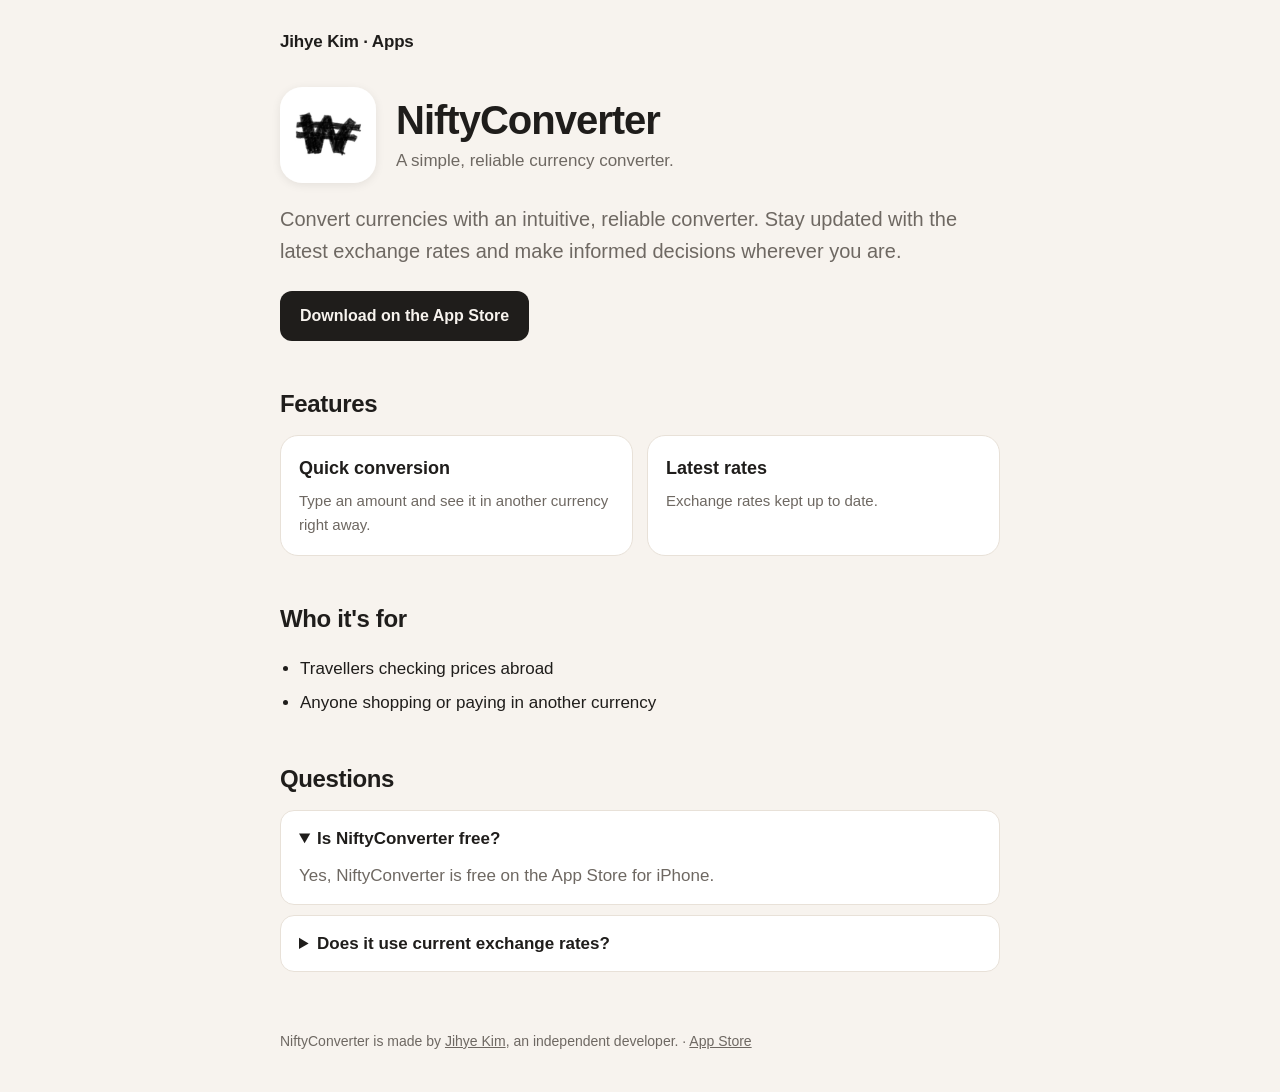
<file: niftyconverter/index.html>
<!doctype html>
<html lang="en">
<head>
<meta charset="utf-8">
<meta name="viewport" content="width=device-width, initial-scale=1">
<title>NiftyConverter — simple currency converter (iPhone app)</title>
<meta name="description" content="NiftyConverter is a free, easy-to-use currency converter for iPhone with up-to-date exchange rates for travel and everyday use.">
<link rel="canonical" href="https://wendoei.github.io/niftyconverter/">
<link rel="stylesheet" href="/assets/style.css">
<meta property="og:title" content="NiftyConverter — A simple, reliable currency converter.">
<meta property="og:description" content="NiftyConverter is a free, easy-to-use currency converter for iPhone with up-to-date exchange rates for travel and everyday use.">
<meta property="og:url" content="https://wendoei.github.io/niftyconverter/">
<meta property="og:image" content="https://wendoei.github.io/assets/niftyconverter.jpg">
<meta property="og:type" content="website">
<meta name="apple-itunes-app" content="app-id=6602884712">
<script type="application/ld+json">
{
  "@context": "https://schema.org",
  "@type": "MobileApplication",
  "@id": "https://wendoei.github.io/niftyconverter/#app",
  "name": "NiftyConverter",
  "description": "NiftyConverter is a free, easy-to-use currency converter for iPhone with up-to-date exchange rates for travel and everyday use.",
  "url": "https://wendoei.github.io/niftyconverter/",
  "image": "https://wendoei.github.io/assets/niftyconverter.jpg",
  "applicationCategory": "TravelApplication",
  "operatingSystem": "iOS",
  "installUrl": "https://apps.apple.com/app/niftyconverter/id6602884712",
  "downloadUrl": "https://apps.apple.com/app/niftyconverter/id6602884712",
  "offers": {
    "@type": "Offer",
    "price": "0",
    "priceCurrency": "USD"
  },
  "author": {
    "@id": "https://wendoei.github.io/#developer",
    "@type": "Person",
    "name": "Jihye Kim"
  },
  "featureList": [
    "Quick conversion: Type an amount and see it in another currency right away.",
    "Latest rates: Exchange rates kept up to date."
  ]
}
</script>
<script type="application/ld+json">
{
  "@context": "https://schema.org",
  "@type": "FAQPage",
  "mainEntity": [
    {
      "@type": "Question",
      "name": "Is NiftyConverter free?",
      "acceptedAnswer": {
        "@type": "Answer",
        "text": "Yes, NiftyConverter is free on the App Store for iPhone."
      }
    },
    {
      "@type": "Question",
      "name": "Does it use current exchange rates?",
      "acceptedAnswer": {
        "@type": "Answer",
        "text": "Yes, it keeps exchange rates up to date."
      }
    }
  ]
}
</script>
</head>
<body>
<div class="wrap">
  <header class="site"><a class="home" href="/">Jihye Kim · Apps</a></header>

  <div class="app-hero">
    <img src="/assets/niftyconverter.jpg" alt="NiftyConverter app icon" width="96" height="96">
    <div>
      <h1>NiftyConverter</h1>
      <p>A simple, reliable currency converter.</p>
    </div>
  </div>

  <p class="lead" style="margin-top:20px">Convert currencies with an intuitive, reliable converter. Stay updated with the latest exchange rates and make informed decisions wherever you are.</p>

  <div class="actions">
    <a class="btn" href="https://apps.apple.com/app/niftyconverter/id6602884712">Download on the App Store</a>
  </div>

  <h2>Features</h2>
  <div class="grid">
    <div class="card"><h3>Quick conversion</h3><p>Type an amount and see it in another currency right away.</p></div>
    <div class="card"><h3>Latest rates</h3><p>Exchange rates kept up to date.</p></div>
  </div>

  <h2>Who it's for</h2>
  <ul class="points">
    <li>Travellers checking prices abroad</li>
    <li>Anyone shopping or paying in another currency</li>
  </ul>

  <h2>Questions</h2>
  <div class="faq">
    <details open><summary>Is NiftyConverter free?</summary>
      <p>Yes, NiftyConverter is free on the App Store for iPhone.</p></details>
    <details><summary>Does it use current exchange rates?</summary>
      <p>Yes, it keeps exchange rates up to date.</p></details>
  </div>

  <footer class="site">
    NiftyConverter is made by <a href="/">Jihye Kim</a>, an independent developer. · <a href="https://apps.apple.com/app/niftyconverter/id6602884712">App Store</a>
  </footer>
</div>
</body>
</html>
</file>
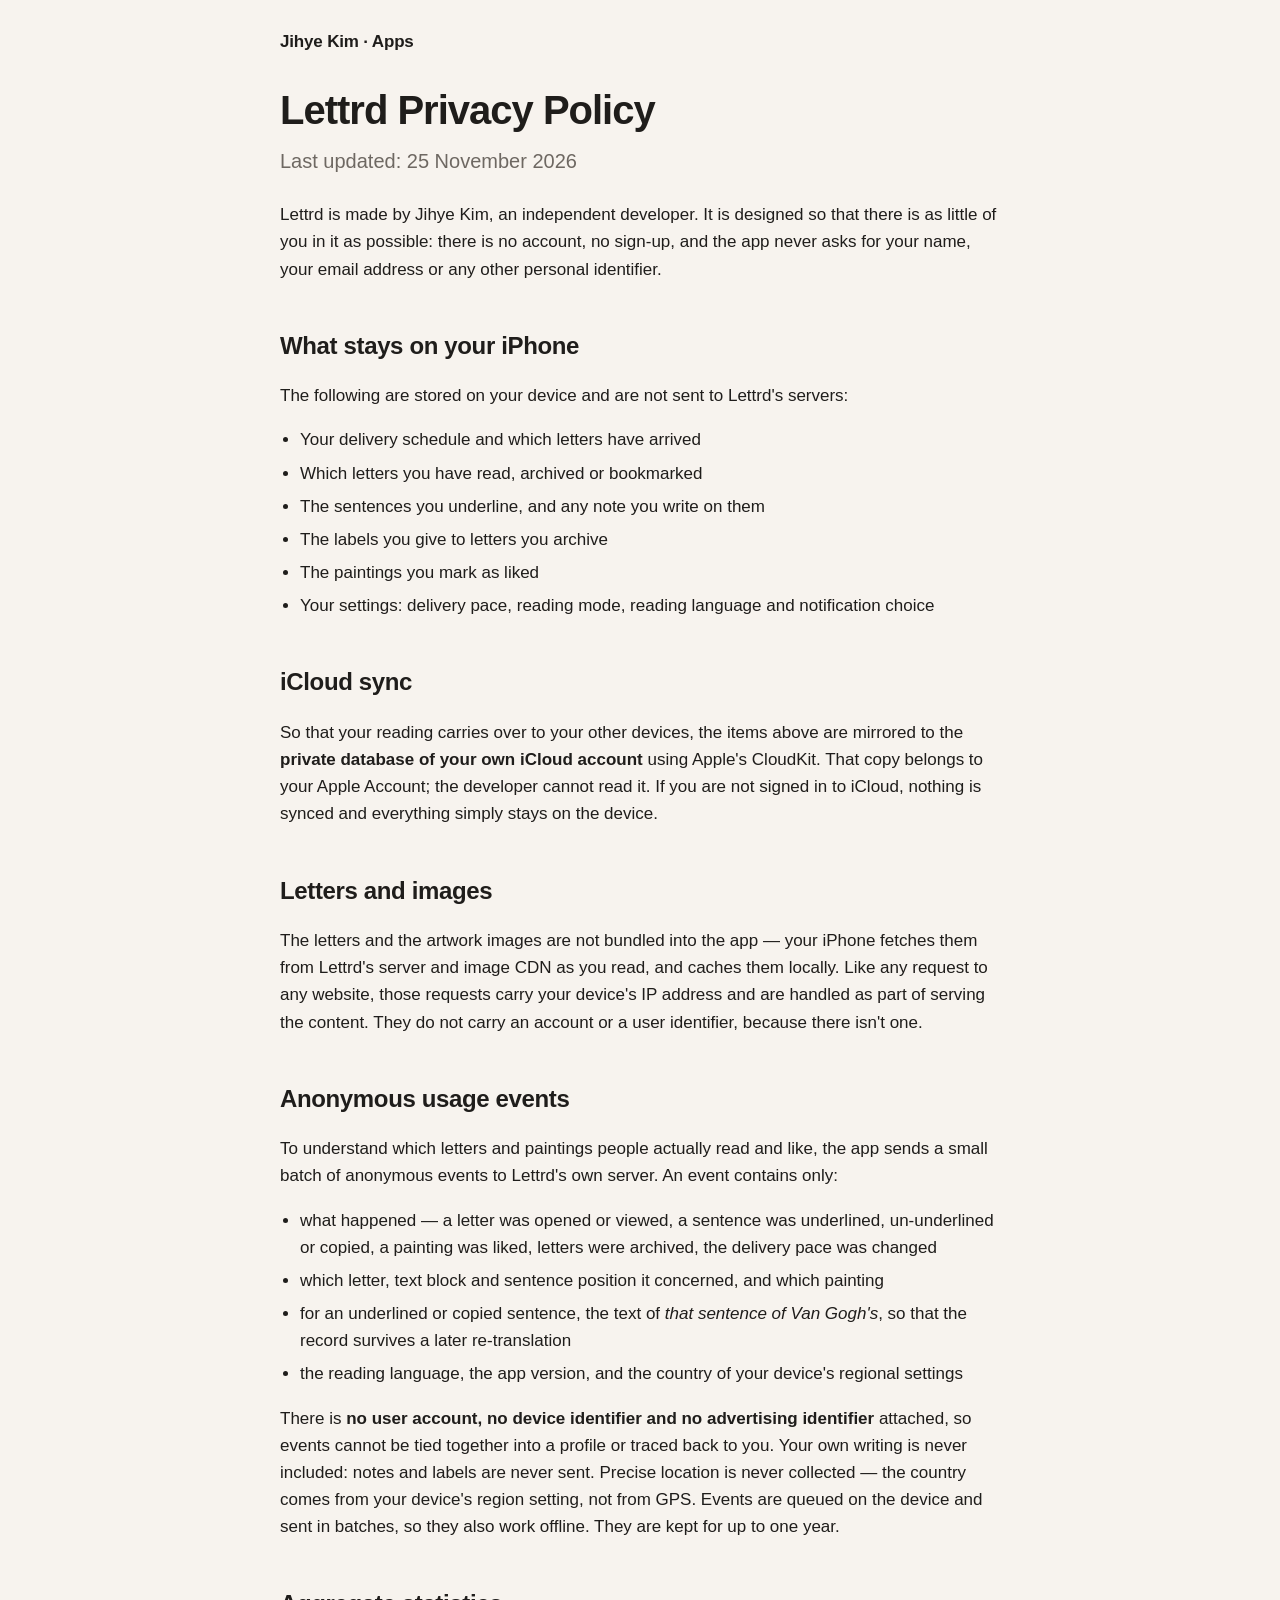
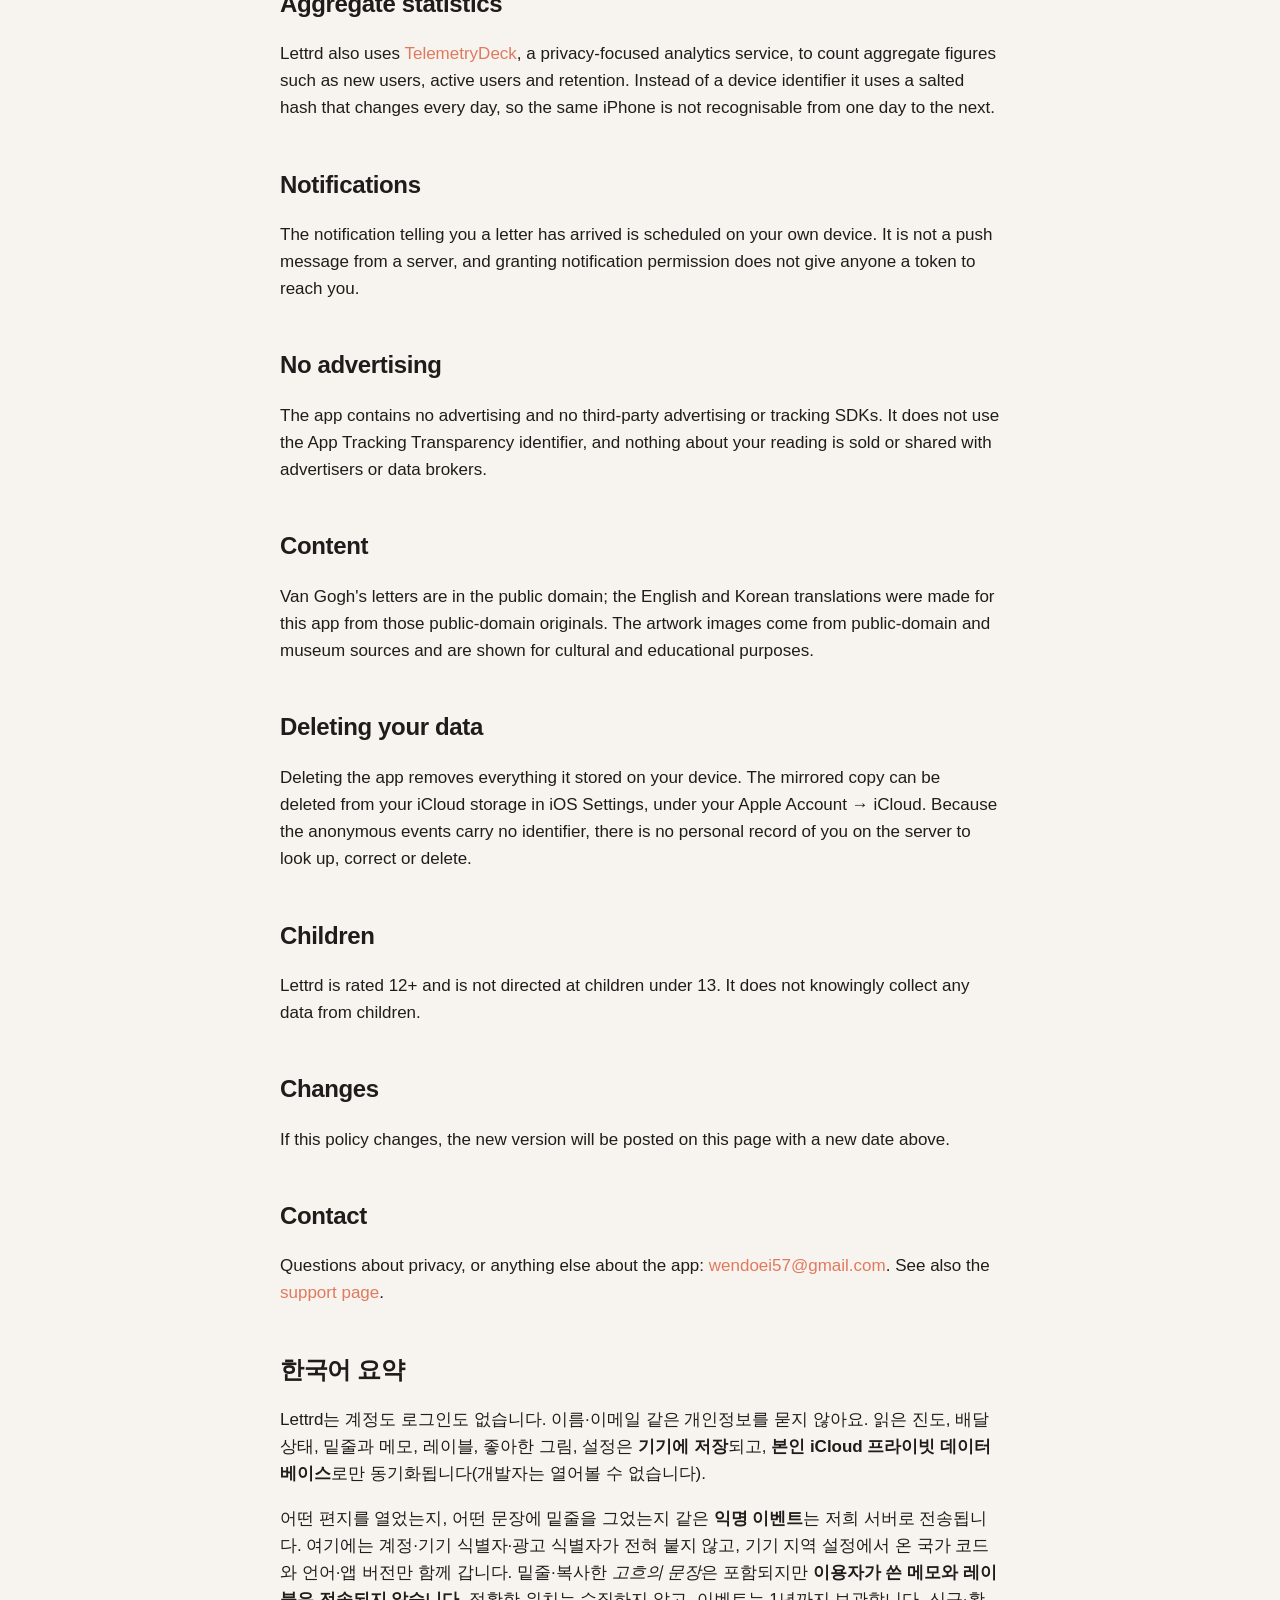
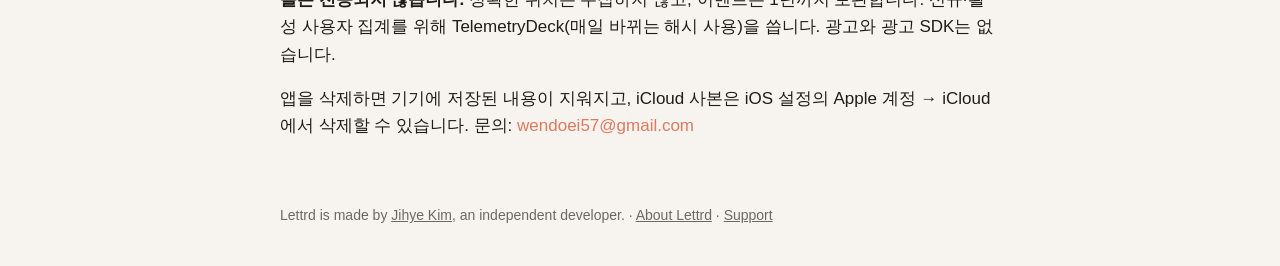
<file: lettrd/privacy/index.html>
<!doctype html>
<html lang="en">
<head>
<meta charset="utf-8">
<meta name="viewport" content="width=device-width, initial-scale=1">
<title>Lettrd — Privacy Policy</title>
<meta name="description" content="Privacy policy for Lettrd, the iPhone app that delivers Van Gogh's letters one at a time. No account, no sign-up: your highlights and notes stay on your device and sync only through your own iCloud.">
<link rel="canonical" href="https://wendoei.github.io/lettrd/privacy/">
<link rel="stylesheet" href="/assets/style.css">
<meta property="og:title" content="Lettrd — Privacy Policy">
<meta property="og:description" content="What Lettrd stores on your device, what it syncs through your own iCloud, and the anonymous usage events it sends.">
<meta property="og:url" content="https://wendoei.github.io/lettrd/privacy/">
<meta property="og:type" content="website">
<meta name="robots" content="index, follow">
<script type="application/ld+json">
{
  "@context": "https://schema.org",
  "@type": "WebPage",
  "@id": "https://wendoei.github.io/lettrd/privacy/",
  "name": "Lettrd — Privacy Policy",
  "url": "https://wendoei.github.io/lettrd/privacy/",
  "inLanguage": "en",
  "dateModified": "2026-11-25",
  "about": {"@id": "https://wendoei.github.io/lettrd/#app"},
  "publisher": {"@id": "https://wendoei.github.io/#developer"}
}
</script>
</head>
<body>
<div class="wrap">
  <header class="site"><a class="home" href="/">Jihye Kim · Apps</a></header>

  <h1>Lettrd Privacy Policy</h1>
  <p class="lead">Last updated: 25 November 2026</p>

  <p>Lettrd is made by Jihye Kim, an independent developer. It is designed so that there is as little of you in it as possible: there is no account, no sign-up, and the app never asks for your name, your email address or any other personal identifier.</p>

  <h2>What stays on your iPhone</h2>
  <p>The following are stored on your device and are not sent to Lettrd&#x27;s servers:</p>
  <ul class="points">
    <li>Your delivery schedule and which letters have arrived</li>
    <li>Which letters you have read, archived or bookmarked</li>
    <li>The sentences you underline, and any note you write on them</li>
    <li>The labels you give to letters you archive</li>
    <li>The paintings you mark as liked</li>
    <li>Your settings: delivery pace, reading mode, reading language and notification choice</li>
  </ul>

  <h2>iCloud sync</h2>
  <p>So that your reading carries over to your other devices, the items above are mirrored to the <strong>private database of your own iCloud account</strong> using Apple&#x27;s CloudKit. That copy belongs to your Apple Account; the developer cannot read it. If you are not signed in to iCloud, nothing is synced and everything simply stays on the device.</p>

  <h2>Letters and images</h2>
  <p>The letters and the artwork images are not bundled into the app — your iPhone fetches them from Lettrd&#x27;s server and image CDN as you read, and caches them locally. Like any request to any website, those requests carry your device&#x27;s IP address and are handled as part of serving the content. They do not carry an account or a user identifier, because there isn&#x27;t one.</p>

  <h2>Anonymous usage events</h2>
  <p>To understand which letters and paintings people actually read and like, the app sends a small batch of anonymous events to Lettrd&#x27;s own server. An event contains only:</p>
  <ul class="points">
    <li>what happened — a letter was opened or viewed, a sentence was underlined, un-underlined or copied, a painting was liked, letters were archived, the delivery pace was changed</li>
    <li>which letter, text block and sentence position it concerned, and which painting</li>
    <li>for an underlined or copied sentence, the text of <em>that sentence of Van Gogh&#x27;s</em>, so that the record survives a later re-translation</li>
    <li>the reading language, the app version, and the country of your device&#x27;s regional settings</li>
  </ul>
  <p>There is <strong>no user account, no device identifier and no advertising identifier</strong> attached, so events cannot be tied together into a profile or traced back to you. Your own writing is never included: notes and labels are never sent. Precise location is never collected — the country comes from your device&#x27;s region setting, not from GPS. Events are queued on the device and sent in batches, so they also work offline. They are kept for up to one year.</p>

  <h2>Aggregate statistics</h2>
  <p>Lettrd also uses <a href="https://telemetrydeck.com/privacy/">TelemetryDeck</a>, a privacy-focused analytics service, to count aggregate figures such as new users, active users and retention. Instead of a device identifier it uses a salted hash that changes every day, so the same iPhone is not recognisable from one day to the next.</p>

  <h2>Notifications</h2>
  <p>The notification telling you a letter has arrived is scheduled on your own device. It is not a push message from a server, and granting notification permission does not give anyone a token to reach you.</p>

  <h2>No advertising</h2>
  <p>The app contains no advertising and no third-party advertising or tracking SDKs. It does not use the App Tracking Transparency identifier, and nothing about your reading is sold or shared with advertisers or data brokers.</p>

  <h2>Content</h2>
  <p>Van Gogh&#x27;s letters are in the public domain; the English and Korean translations were made for this app from those public-domain originals. The artwork images come from public-domain and museum sources and are shown for cultural and educational purposes.</p>

  <h2>Deleting your data</h2>
  <p>Deleting the app removes everything it stored on your device. The mirrored copy can be deleted from your iCloud storage in iOS Settings, under your Apple Account → iCloud. Because the anonymous events carry no identifier, there is no personal record of you on the server to look up, correct or delete.</p>

  <h2>Children</h2>
  <p>Lettrd is rated 12+ and is not directed at children under 13. It does not knowingly collect any data from children.</p>

  <h2>Changes</h2>
  <p>If this policy changes, the new version will be posted on this page with a new date above.</p>

  <h2>Contact</h2>
  <p>Questions about privacy, or anything else about the app: <a href="mailto:wendoei57@gmail.com">wendoei57@gmail.com</a>. See also the <a href="/lettrd/support/">support page</a>.</p>

  <h2 lang="ko">한국어 요약</h2>
  <div lang="ko">
    <p>Lettrd는 계정도 로그인도 없습니다. 이름·이메일 같은 개인정보를 묻지 않아요. 읽은 진도, 배달 상태, 밑줄과 메모, 레이블, 좋아한 그림, 설정은 <strong>기기에 저장</strong>되고, <strong>본인 iCloud 프라이빗 데이터베이스</strong>로만 동기화됩니다(개발자는 열어볼 수 없습니다).</p>
    <p>어떤 편지를 열었는지, 어떤 문장에 밑줄을 그었는지 같은 <strong>익명 이벤트</strong>는 저희 서버로 전송됩니다. 여기에는 계정·기기 식별자·광고 식별자가 전혀 붙지 않고, 기기 지역 설정에서 온 국가 코드와 언어·앱 버전만 함께 갑니다. 밑줄·복사한 <em>고흐의 문장</em>은 포함되지만 <strong>이용자가 쓴 메모와 레이블은 전송되지 않습니다.</strong> 정확한 위치는 수집하지 않고, 이벤트는 1년까지 보관합니다. 신규·활성 사용자 집계를 위해 TelemetryDeck(매일 바뀌는 해시 사용)을 씁니다. 광고와 광고 SDK는 없습니다.</p>
    <p>앱을 삭제하면 기기에 저장된 내용이 지워지고, iCloud 사본은 iOS 설정의 Apple 계정 → iCloud에서 삭제할 수 있습니다. 문의: <a href="mailto:wendoei57@gmail.com">wendoei57@gmail.com</a></p>
  </div>

  <footer class="site">
    Lettrd is made by <a href="/">Jihye Kim</a>, an independent developer. · <a href="/lettrd/">About Lettrd</a> · <a href="/lettrd/support/">Support</a>
  </footer>
</div>
</body>
</html>
</file>
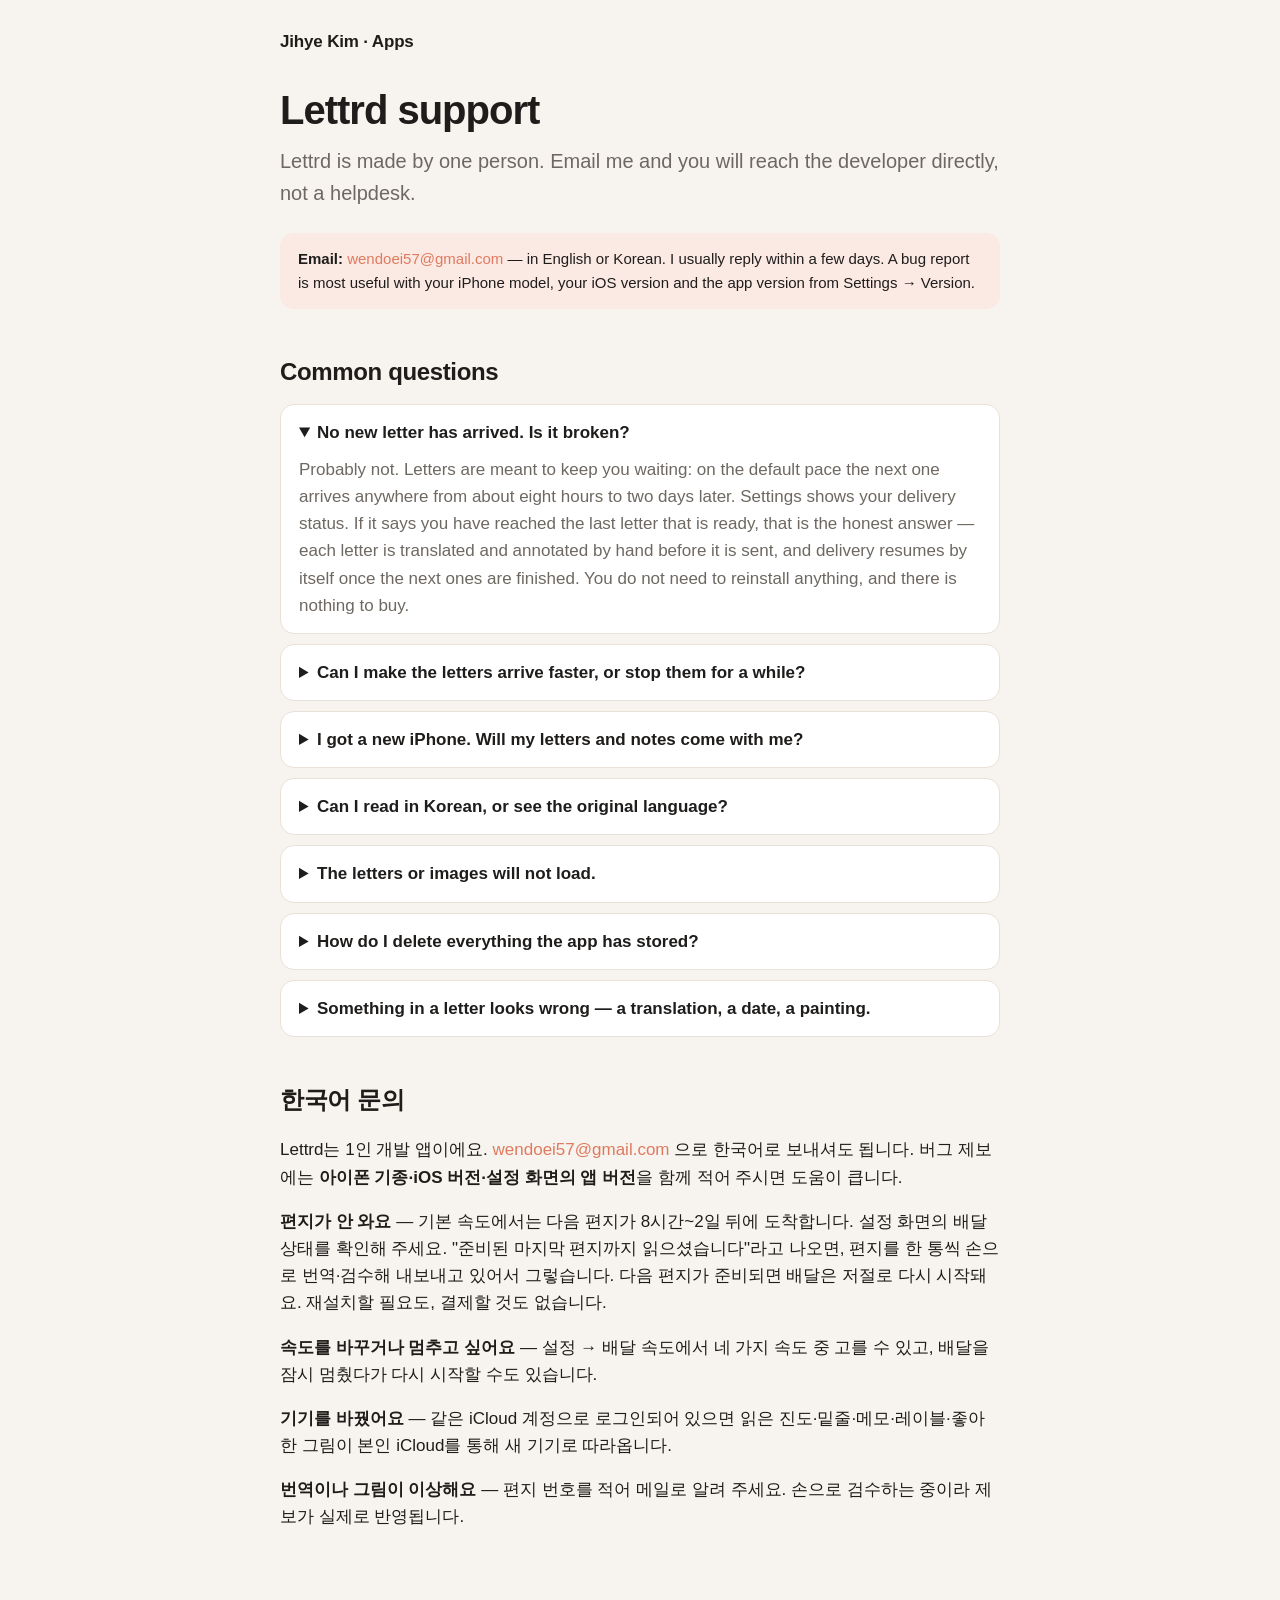
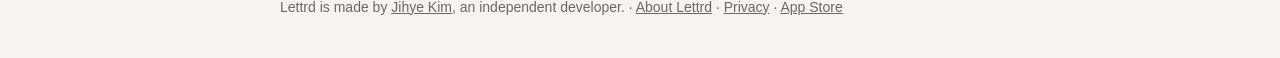
<file: lettrd/support/index.html>
<!doctype html>
<html lang="en">
<head>
<meta charset="utf-8">
<meta name="viewport" content="width=device-width, initial-scale=1">
<title>Lettrd — Support</title>
<meta name="description" content="Support for Lettrd, the iPhone app that delivers Van Gogh's letters one at a time. Email wendoei57@gmail.com, or read the answers to the most common questions: no new letters, changing the pace, a new iPhone, and reading language.">
<link rel="canonical" href="https://wendoei.github.io/lettrd/support/">
<link rel="stylesheet" href="/assets/style.css">
<meta property="og:title" content="Lettrd — Support">
<meta property="og:description" content="Get help with Lettrd: delivery, pace, iCloud sync and reading language. Written answers plus a direct email to the developer.">
<meta property="og:url" content="https://wendoei.github.io/lettrd/support/">
<meta property="og:type" content="website">
<meta name="apple-itunes-app" content="app-id=6761928111">
<script type="application/ld+json">
{
  "@context": "https://schema.org",
  "@type": "ContactPage",
  "@id": "https://wendoei.github.io/lettrd/support/",
  "name": "Lettrd — Support",
  "url": "https://wendoei.github.io/lettrd/support/",
  "inLanguage": "en",
  "dateModified": "2026-11-25",
  "about": {"@id": "https://wendoei.github.io/lettrd/#app"},
  "publisher": {"@id": "https://wendoei.github.io/#developer"},
  "mainEntity": {
    "@type": "Organization",
    "name": "Lettrd",
    "url": "https://wendoei.github.io/lettrd/",
    "contactPoint": {
      "@type": "ContactPoint",
      "contactType": "customer support",
      "email": "wendoei57@gmail.com",
      "availableLanguage": ["English", "Korean"]
    }
  }
}
</script>
</head>
<body>
<div class="wrap">
  <header class="site"><a class="home" href="/">Jihye Kim · Apps</a></header>

  <h1>Lettrd support</h1>
  <p class="lead">Lettrd is made by one person. Email me and you will reach the developer directly, not a helpdesk.</p>

  <p class="note"><strong>Email:</strong> <a href="mailto:wendoei57@gmail.com">wendoei57@gmail.com</a> — in English or Korean. I usually reply within a few days. A bug report is most useful with your iPhone model, your iOS version and the app version from Settings → Version.</p>

  <h2>Common questions</h2>
  <div class="faq">
    <details open><summary>No new letter has arrived. Is it broken?</summary>
      <p>Probably not. Letters are meant to keep you waiting: on the default pace the next one arrives anywhere from about eight hours to two days later. Settings shows your delivery status. If it says you have reached the last letter that is ready, that is the honest answer — each letter is translated and annotated by hand before it is sent, and delivery resumes by itself once the next ones are finished. You do not need to reinstall anything, and there is nothing to buy.</p></details>
    <details><summary>Can I make the letters arrive faster, or stop them for a while?</summary>
      <p>Yes. Settings → Delivery Speed offers four paces, from one close to the real intervals between his letters to a noticeably faster one. You can also pause delivery entirely and resume it later, and turn arrival notifications on or off.</p></details>
    <details><summary>I got a new iPhone. Will my letters and notes come with me?</summary>
      <p>Yes, as long as both devices are signed in to the same iCloud account. Your reading progress, highlights, notes, labels and liked paintings are mirrored to your own private iCloud database and are pulled down when the app opens on the new device — your journey continues where it stood, and the intro is skipped. There is no account to log in to. If Settings shows &quot;No iCloud account&quot;, sign in to iCloud and open the app again.</p></details>
    <details><summary>Can I read in Korean, or see the original language?</summary>
      <p>The letters can be read in English or Korean, and the app follows your iPhone&#x27;s language setting. In Settings → Reading Mode you can show his original Dutch or French beside the translation, show English beside Korean, or read the translation alone.</p></details>
    <details><summary>The letters or images will not load.</summary>
      <p>The text and the artwork images are fetched from the internet as you read, so the first load of a letter needs a connection; after that it is cached on the device. If a letter fails to load, check your connection and reopen the app. If it keeps failing, email me — it may be my server rather than your phone, and I would want to know.</p></details>
    <details><summary>How do I delete everything the app has stored?</summary>
      <p>Deleting the app removes everything stored on the device. The mirrored copy can be deleted from your iCloud storage in iOS Settings, under your Apple Account → iCloud. There is no account to close and no personal record on the server — see the <a href="/lettrd/privacy/">privacy policy</a>.</p></details>
    <details><summary>Something in a letter looks wrong — a translation, a date, a painting.</summary>
      <p>Please tell me. The translations and the annotations are reviewed by hand, letter by letter, and reports of a mistranslation, a wrong attribution or a misplaced artwork are genuinely useful. Mention the letter number shown at the top of the letter.</p></details>
  </div>

  <h2 lang="ko">한국어 문의</h2>
  <div lang="ko">
    <p>Lettrd는 1인 개발 앱이에요. <a href="mailto:wendoei57@gmail.com">wendoei57@gmail.com</a> 으로 한국어로 보내셔도 됩니다. 버그 제보에는 <strong>아이폰 기종·iOS 버전·설정 화면의 앱 버전</strong>을 함께 적어 주시면 도움이 큽니다.</p>
    <p><strong>편지가 안 와요</strong> — 기본 속도에서는 다음 편지가 8시간~2일 뒤에 도착합니다. 설정 화면의 배달 상태를 확인해 주세요. &quot;준비된 마지막 편지까지 읽으셨습니다&quot;라고 나오면, 편지를 한 통씩 손으로 번역·검수해 내보내고 있어서 그렇습니다. 다음 편지가 준비되면 배달은 저절로 다시 시작돼요. 재설치할 필요도, 결제할 것도 없습니다.</p>
    <p><strong>속도를 바꾸거나 멈추고 싶어요</strong> — 설정 → 배달 속도에서 네 가지 속도 중 고를 수 있고, 배달을 잠시 멈췄다가 다시 시작할 수도 있습니다.</p>
    <p><strong>기기를 바꿨어요</strong> — 같은 iCloud 계정으로 로그인되어 있으면 읽은 진도·밑줄·메모·레이블·좋아한 그림이 본인 iCloud를 통해 새 기기로 따라옵니다.</p>
    <p><strong>번역이나 그림이 이상해요</strong> — 편지 번호를 적어 메일로 알려 주세요. 손으로 검수하는 중이라 제보가 실제로 반영됩니다.</p>
  </div>

  <footer class="site">
    Lettrd is made by <a href="/">Jihye Kim</a>, an independent developer. · <a href="/lettrd/">About Lettrd</a> · <a href="/lettrd/privacy/">Privacy</a> · <a href="https://apps.apple.com/app/lettrd/id6761928111">App Store</a>
  </footer>
</div>
</body>
</html>
</file>
<file: assets/style.css>
:root {
  --bg: #F7F3EE;
  --card: #FFFFFF;
  --ink: #1F1D1B;
  --muted: #6E6862;
  --line: #E8E1D8;
  --accent: #E07A5F;
  --accent-soft: #FBE9E3;
  --radius: 18px;
  color-scheme: light dark;
}
@media (prefers-color-scheme: dark) {
  :root {
    --bg: #161514;
    --card: #211F1D;
    --ink: #F3EFEA;
    --muted: #A59E96;
    --line: #34302C;
    --accent: #EC8F76;
    --accent-soft: #3A2620;
  }
}
* { box-sizing: border-box; }
html { -webkit-text-size-adjust: 100%; }
body {
  margin: 0;
  background: var(--bg);
  color: var(--ink);
  font: 17px/1.6 -apple-system, BlinkMacSystemFont, "SF Pro Text", "Apple SD Gothic Neo", "Hiragino Sans", "Segoe UI", Roboto, sans-serif;
}
a { color: var(--accent); text-decoration: none; }
a:hover { text-decoration: underline; }
.wrap { max-width: 760px; margin: 0 auto; padding: 0 20px; }

header.site { padding: 28px 0 8px; }
header.site a.home { color: var(--ink); font-weight: 700; letter-spacing: -0.01em; }
footer.site { padding: 48px 0 40px; color: var(--muted); font-size: 14px; }
footer.site a { color: var(--muted); text-decoration: underline; }

h1 { font-size: 40px; line-height: 1.15; letter-spacing: -0.025em; margin: 24px 0 12px; }
h2 { font-size: 24px; letter-spacing: -0.015em; margin: 44px 0 12px; }
h3 { font-size: 18px; margin: 0 0 6px; }
p.lead { font-size: 20px; color: var(--muted); margin: 0 0 24px; }
.muted { color: var(--muted); }

.app-hero { display: flex; gap: 20px; align-items: center; margin-top: 24px; }
.app-hero img { width: 96px; height: 96px; border-radius: 22px; flex: none; box-shadow: 0 2px 10px rgba(0,0,0,.08); }
.app-hero h1 { margin: 0; }
.app-hero p { margin: 4px 0 0; color: var(--muted); }

.btn {
  display: inline-flex; align-items: center; gap: 8px;
  background: var(--ink); color: var(--bg);
  padding: 12px 20px; border-radius: 12px; font-weight: 600; font-size: 16px;
}
.btn:hover { text-decoration: none; opacity: .9; }
.actions { margin: 24px 0 8px; display: flex; gap: 12px; flex-wrap: wrap; }

.grid { display: grid; grid-template-columns: repeat(auto-fit, minmax(220px, 1fr)); gap: 14px; }
.card {
  background: var(--card); border: 1px solid var(--line);
  border-radius: var(--radius); padding: 18px;
}
.card p { margin: 0; color: var(--muted); font-size: 15px; }

.apps { display: grid; gap: 14px; margin-top: 8px; }
.app-row { display: flex; gap: 16px; align-items: center; color: var(--ink); }
.app-row:hover { text-decoration: none; border-color: var(--accent); }
.app-row img { width: 64px; height: 64px; border-radius: 15px; flex: none; }
.app-row strong { font-size: 18px; }
.app-row span { display: block; color: var(--muted); font-size: 15px; }

.faq details { background: var(--card); border: 1px solid var(--line); border-radius: 14px; padding: 14px 18px; margin-bottom: 10px; }
.faq summary { cursor: pointer; font-weight: 600; }
.faq details p { margin: 10px 0 0; color: var(--muted); }

ul.points { padding-left: 20px; }
ul.points li { margin: 6px 0; }
.note { background: var(--accent-soft); border-radius: 14px; padding: 14px 18px; font-size: 15px; }

@media (max-width: 520px) {
  h1 { font-size: 32px; }
  .app-hero img { width: 76px; height: 76px; border-radius: 18px; }
}
</file>
